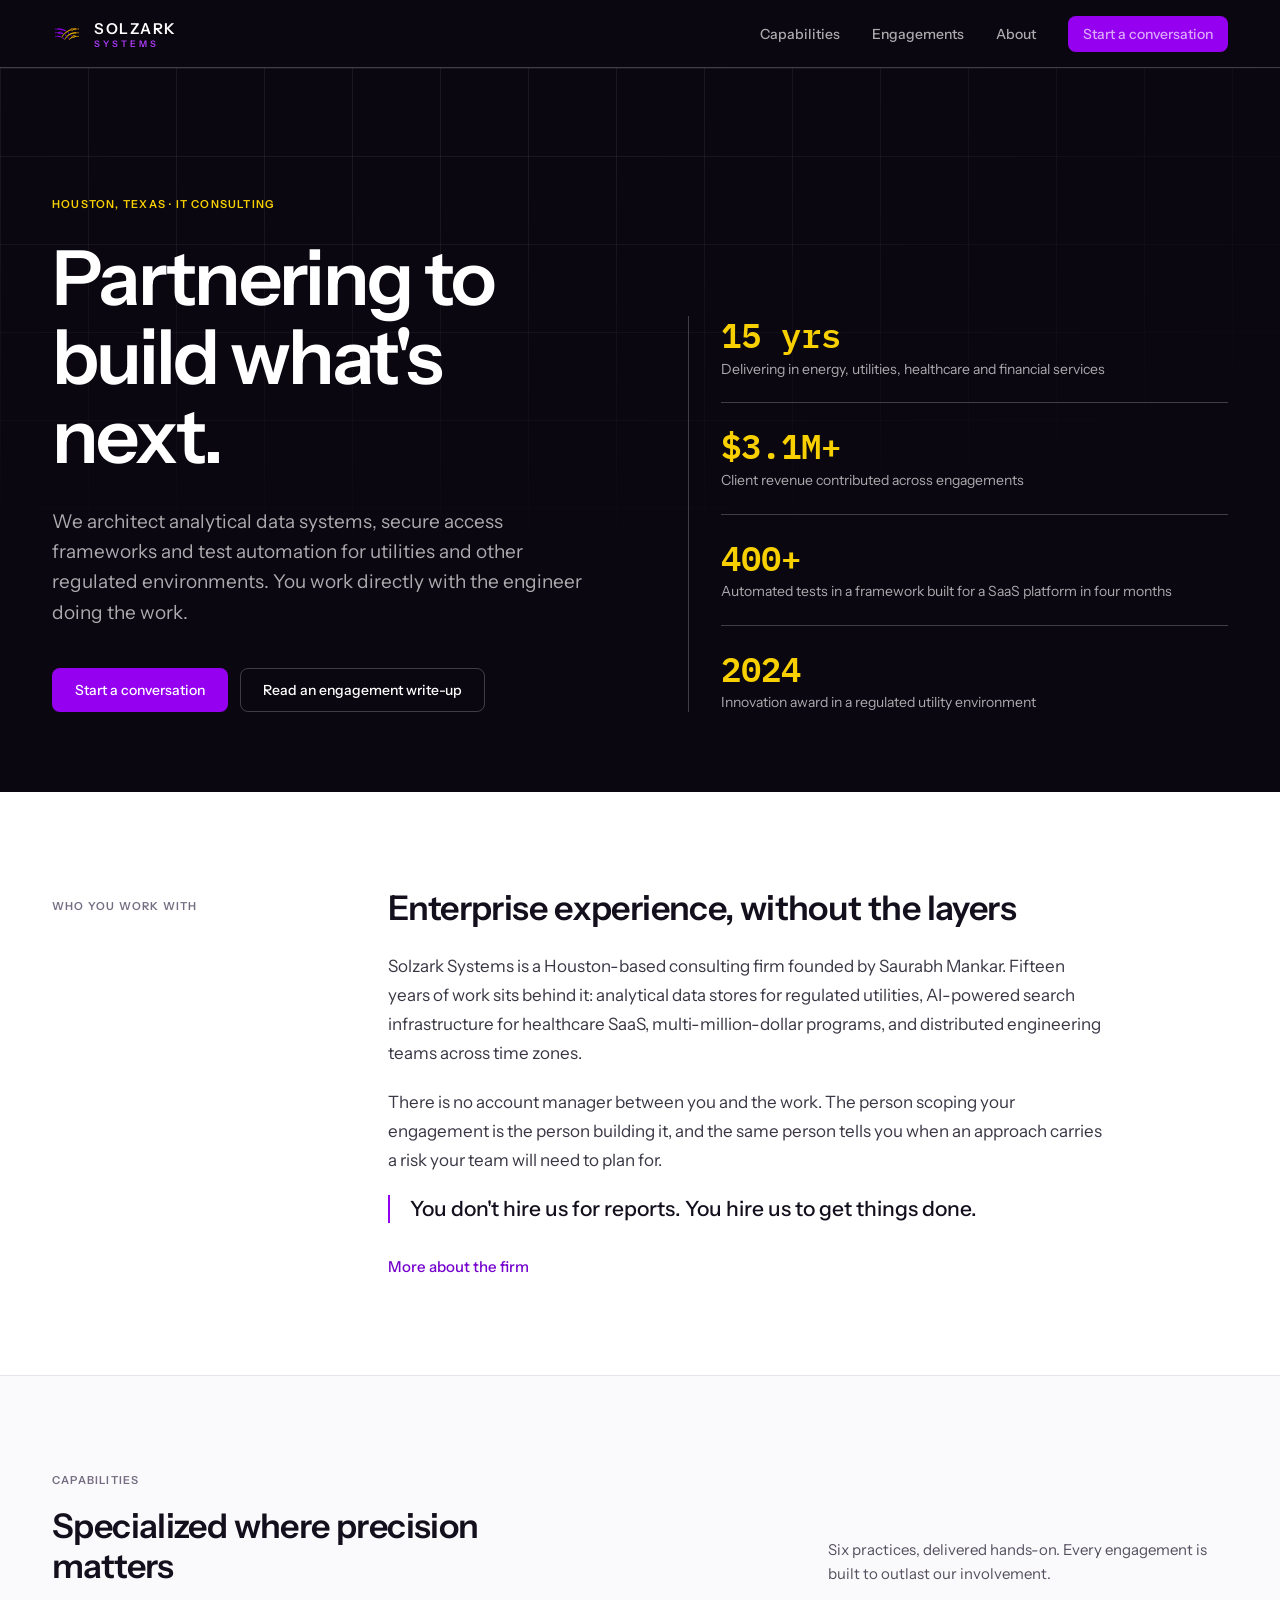
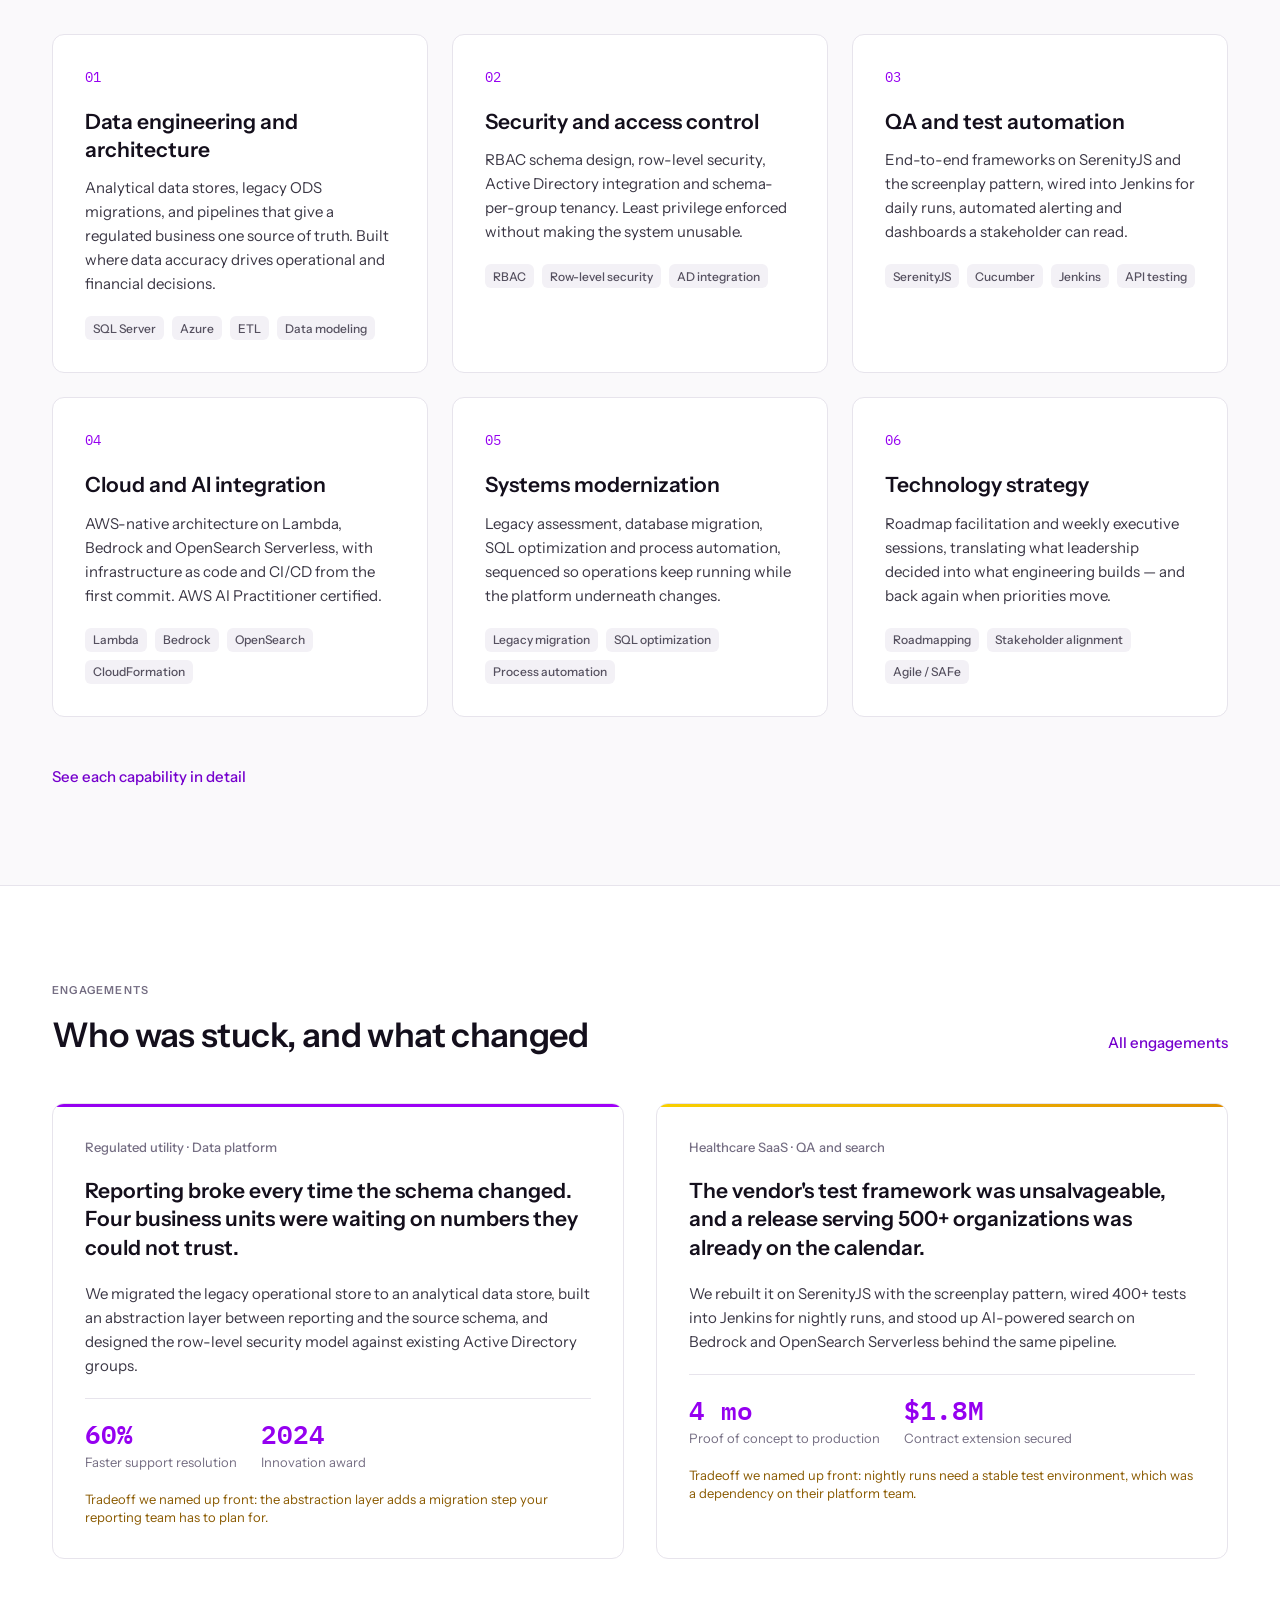
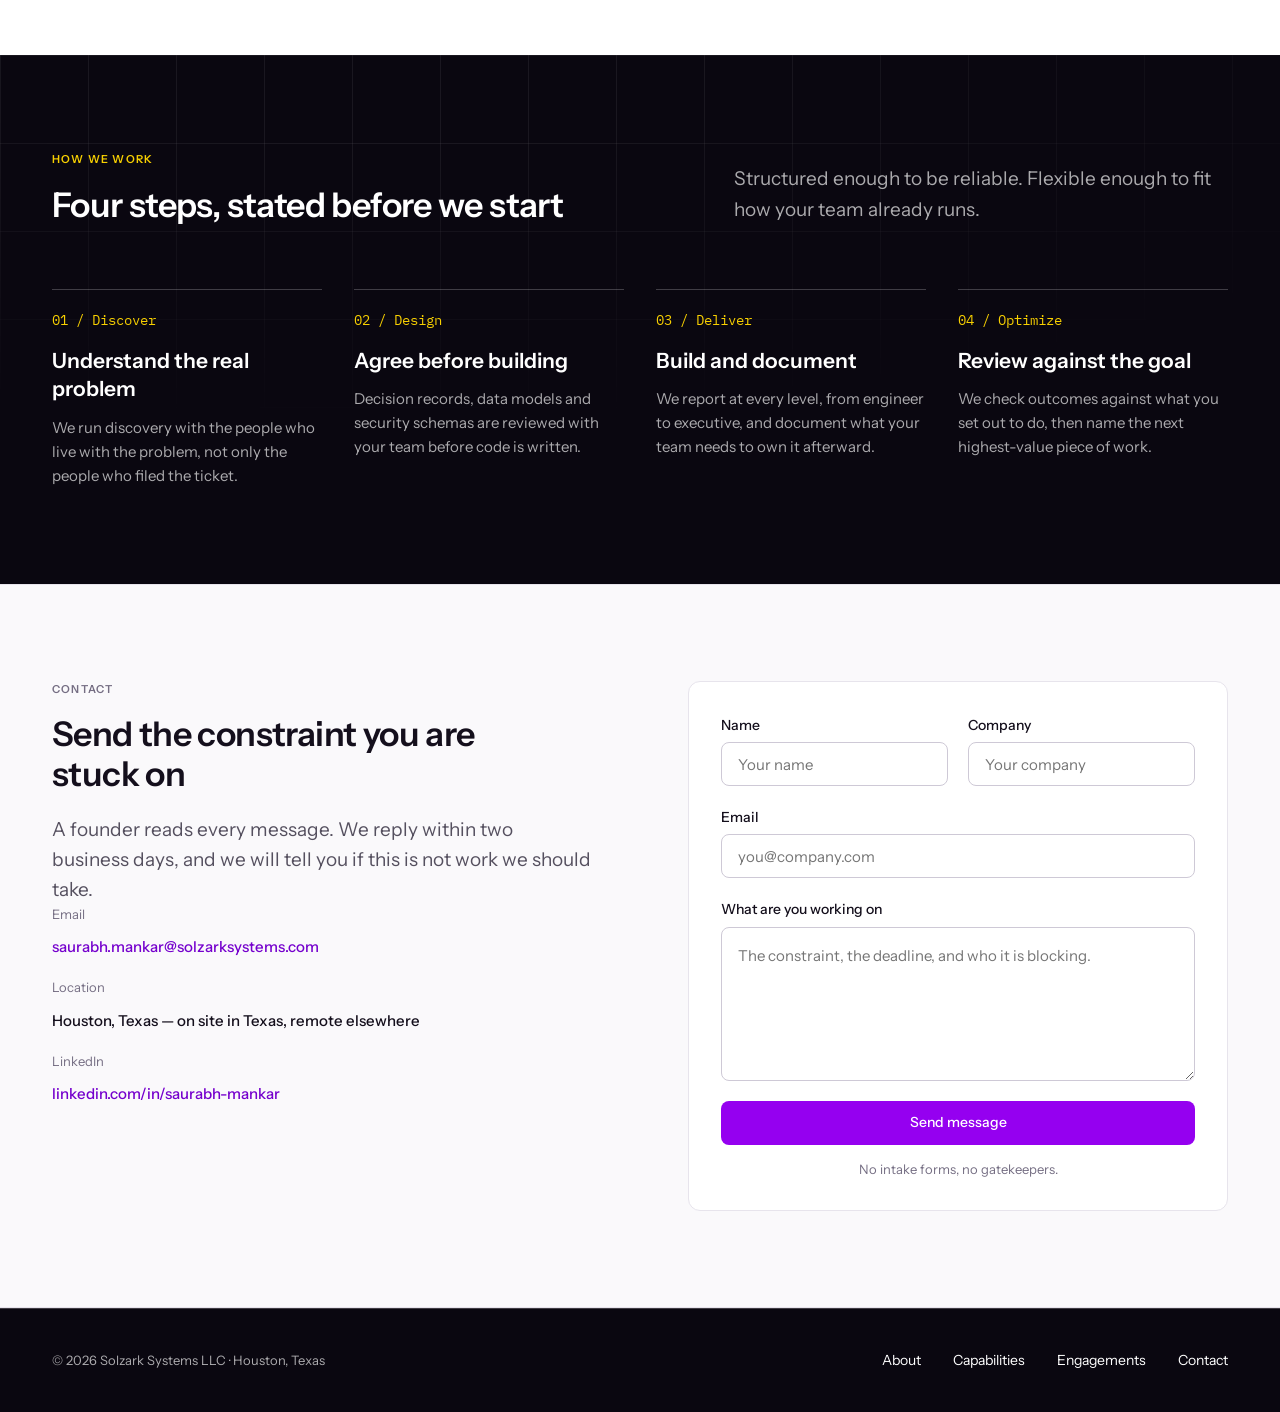
<file: index.html>
<!DOCTYPE html>
<html lang="en">
<head>
<meta charset="UTF-8">
<meta name="viewport" content="width=device-width, initial-scale=1.0">
<title>Solzark Systems LLC — Partnering to build what's next.</title>
<meta name="description" content="Houston-based IT consulting: data engineering, security architecture, test automation and systems modernization for utilities and other regulated environments.">
<link rel="icon" type="image/svg+xml" href="assets/logos/icon-only-symbol.svg">
<link rel="icon" type="image/x-icon" href="assets/logos/favicon.ico">
<link rel="preconnect" href="https://fonts.googleapis.com">
<link rel="preconnect" href="https://fonts.gstatic.com" crossorigin>
<link href="https://fonts.googleapis.com/css2?family=Instrument+Sans:wght@400;500;600&family=IBM+Plex+Mono:wght@400;500&display=swap" rel="stylesheet">
<link rel="stylesheet" href="css/style.css">
</head>
<body>
<header class="nav">
  <div class="container nav__inner">
    <a class="nav__logo" href="index.html" aria-label="Solzark Systems — home">
      <img src="assets/logos/icon-only-symbol.svg" alt="" width="30" height="30">
      <span class="wordmark"><b>SOLZARK</b><span>SYSTEMS</span></span>
    </a>
    <ul class="nav__links">
      <li><a href="capabilities/index.html">Capabilities</a></li>
      <li><a href="engagements/index.html">Engagements</a></li>
      <li><a href="about/index.html">About</a></li>
      <li><a class="btn btn--primary btn--sm" href="#contact">Start a conversation</a></li>
    </ul>
    <button class="hamburger" id="hamburger" aria-label="Toggle menu" aria-expanded="false"><span></span><span></span><span></span></button>
  </div>
  <div class="mobile-nav" id="mobileNav">
    <a href="capabilities/index.html">Capabilities</a>
    <a href="engagements/index.html">Engagements</a>
    <a href="about/index.html">About</a>
    <a href="#contact">Start a conversation</a>
  </div>
</header>
<section class="band" style="padding:var(--space-13) 0 var(--space-11)">
  <div class="grid-overlay" aria-hidden="true"></div>
  <div class="container on-dark">
    <div class="split" style="align-items:end">
      <div>
        <div class="eyebrow eyebrow--gold mb-6">Houston, Texas · IT consulting</div>
        <h1 class="h-hero" style="max-width:16ch">Partnering to build what's next.</h1>
        <p class="lead mt-7" style="max-width:46ch">We architect analytical data systems, secure access frameworks and test automation for utilities and other regulated environments. You work directly with the engineer doing the work.</p>
        <div class="mt-8" style="display:flex;gap:var(--space-3);flex-wrap:wrap">
          <a class="btn btn--primary btn--lg" href="#contact">Start a conversation</a>
          <a class="btn btn--on-dark btn--lg" href="engagements/index.html">Read an engagement write-up</a>
        </div>
      </div>
      <div class="stack gap-6" style="border-left:1px solid var(--border-inverse);padding-left:var(--space-7)">
        <div><div class="stat__num stat__num--lg stat__num--gold">15 yrs</div><div class="stat__label">Delivering in energy, utilities, healthcare and financial services</div></div>
        <div class="divider"></div>
        <div><div class="stat__num stat__num--lg stat__num--gold">$3.1M+</div><div class="stat__label">Client revenue contributed across engagements</div></div>
        <div class="divider"></div>
        <div><div class="stat__num stat__num--lg stat__num--gold">400+</div><div class="stat__label">Automated tests in a framework built for a SaaS platform in four months</div></div>
        <div class="divider"></div>
        <div><div class="stat__num stat__num--lg stat__num--gold">2024</div><div class="stat__label">Innovation award in a regulated utility environment</div></div>
      </div>
    </div>
  </div>
</section>

<section id="about">
  <div class="container rail">
    <div class="eyebrow" style="padding-top:10px">Who you work with</div>
    <div class="measure">
      <h2 class="h2 mb-6">Enterprise experience, without the layers</h2>
      <p class="body-lg mb-5">Solzark Systems is a Houston-based consulting firm founded by Saurabh Mankar. Fifteen years of work sits behind it: analytical data stores for regulated utilities, AI-powered search infrastructure for healthcare SaaS, multi-million-dollar programs, and distributed engineering teams across time zones.</p>
      <p class="body-lg mb-5">There is no account manager between you and the work. The person scoping your engagement is the person building it, and the same person tells you when an approach carries a risk your team will need to plan for.</p>
      <p class="pull">You don't hire us for reports. You hire us to get things done.</p>
      <p class="mt-7"><a href="about/index.html" style="font-weight:500">More about the firm</a></p>
    </div>
  </div>
</section>

<section class="sunken" id="capabilities">
  <div class="container">
    <div class="between mb-9">
      <div>
        <div class="eyebrow mb-4">Capabilities</div>
        <h2 class="h2" style="max-width:24ch">Specialized where precision matters</h2>
      </div>
      <p style="max-width:40ch;color:var(--text-secondary)">Six practices, delivered hands-on. Every engagement is built to outlast our involvement.</p>
    </div>
    <div class="row-3">
      <div class="card">
  <div class="mono mb-5" style="color:var(--brand-primary)">01</div>
  <h3 class="h4 mb-3">Data engineering and architecture</h3>
  <p class="mb-5">Analytical data stores, legacy ODS migrations, and pipelines that give a regulated business one source of truth. Built where data accuracy drives operational and financial decisions.</p>
  <div class="tags"><span class="tag">SQL Server</span><span class="tag">Azure</span><span class="tag">ETL</span><span class="tag">Data modeling</span></div>
</div>
      <div class="card">
  <div class="mono mb-5" style="color:var(--brand-primary)">02</div>
  <h3 class="h4 mb-3">Security and access control</h3>
  <p class="mb-5">RBAC schema design, row-level security, Active Directory integration and schema-per-group tenancy. Least privilege enforced without making the system unusable.</p>
  <div class="tags"><span class="tag">RBAC</span><span class="tag">Row-level security</span><span class="tag">AD integration</span></div>
</div>
      <div class="card">
  <div class="mono mb-5" style="color:var(--brand-primary)">03</div>
  <h3 class="h4 mb-3">QA and test automation</h3>
  <p class="mb-5">End-to-end frameworks on SerenityJS and the screenplay pattern, wired into Jenkins for daily runs, automated alerting and dashboards a stakeholder can read.</p>
  <div class="tags"><span class="tag">SerenityJS</span><span class="tag">Cucumber</span><span class="tag">Jenkins</span><span class="tag">API testing</span></div>
</div>
      <div class="card">
  <div class="mono mb-5" style="color:var(--brand-primary)">04</div>
  <h3 class="h4 mb-3">Cloud and AI integration</h3>
  <p class="mb-5">AWS-native architecture on Lambda, Bedrock and OpenSearch Serverless, with infrastructure as code and CI/CD from the first commit. AWS AI Practitioner certified.</p>
  <div class="tags"><span class="tag">Lambda</span><span class="tag">Bedrock</span><span class="tag">OpenSearch</span><span class="tag">CloudFormation</span></div>
</div>
      <div class="card">
  <div class="mono mb-5" style="color:var(--brand-primary)">05</div>
  <h3 class="h4 mb-3">Systems modernization</h3>
  <p class="mb-5">Legacy assessment, database migration, SQL optimization and process automation, sequenced so operations keep running while the platform underneath changes.</p>
  <div class="tags"><span class="tag">Legacy migration</span><span class="tag">SQL optimization</span><span class="tag">Process automation</span></div>
</div>
      <div class="card">
  <div class="mono mb-5" style="color:var(--brand-primary)">06</div>
  <h3 class="h4 mb-3">Technology strategy</h3>
  <p class="mb-5">Roadmap facilitation and weekly executive sessions, translating what leadership decided into what engineering builds — and back again when priorities move.</p>
  <div class="tags"><span class="tag">Roadmapping</span><span class="tag">Stakeholder alignment</span><span class="tag">Agile / SAFe</span></div>
</div>
    </div>
    <p class="mt-9"><a href="capabilities/index.html" style="font-weight:500">See each capability in detail</a></p>
  </div>
</section>

<section id="engagements">
  <div class="container">
    <div class="eyebrow mb-4">Engagements</div>
    <div class="between mb-9">
      <h2 class="h2" style="max-width:28ch">Who was stuck, and what changed</h2>
      <a href="engagements/index.html" style="font-weight:500;white-space:nowrap">All engagements</a>
    </div>
    <div class="row-2" style="gap:var(--space-7)">
      <article style="border:1px solid var(--border-subtle);border-radius:var(--radius-card);overflow:hidden">
        <div class="rule rule--violet" style="width:100%;height:3px;margin:0"></div>
        <div style="padding:var(--space-7)">
          <div class="caption mb-5" style="font-weight:500">Regulated utility · Data platform</div>
          <p class="h4 mb-5">Reporting broke every time the schema changed. Four business units were waiting on numbers they could not trust.</p>
          <p class="mb-5">We migrated the legacy operational store to an analytical data store, built an abstraction layer between reporting and the source schema, and designed the row-level security model against existing Active Directory groups.</p>
          <div style="display:flex;gap:var(--space-6);padding-top:var(--space-5);border-top:1px solid var(--border-subtle)">
            <div><div class="stat__num">60%</div><div class="stat__label">Faster support resolution</div></div>
            <div><div class="stat__num">2024</div><div class="stat__label">Innovation award</div></div>
          </div>
          <p class="caption mt-5" style="color:var(--gold-700)">Tradeoff we named up front: the abstraction layer adds a migration step your reporting team has to plan for.</p>
        </div>
      </article>
      <article style="border:1px solid var(--border-subtle);border-radius:var(--radius-card);overflow:hidden">
        <div class="rule rule--gold" style="width:100%;height:3px;margin:0"></div>
        <div style="padding:var(--space-7)">
          <div class="caption mb-5" style="font-weight:500">Healthcare SaaS · QA and search</div>
          <p class="h4 mb-5">The vendor's test framework was unsalvageable, and a release serving 500+ organizations was already on the calendar.</p>
          <p class="mb-5">We rebuilt it on SerenityJS with the screenplay pattern, wired 400+ tests into Jenkins for nightly runs, and stood up AI-powered search on Bedrock and OpenSearch Serverless behind the same pipeline.</p>
          <div style="display:flex;gap:var(--space-6);padding-top:var(--space-5);border-top:1px solid var(--border-subtle)">
            <div><div class="stat__num">4 mo</div><div class="stat__label">Proof of concept to production</div></div>
            <div><div class="stat__num">$1.8M</div><div class="stat__label">Contract extension secured</div></div>
          </div>
          <p class="caption mt-5" style="color:var(--gold-700)">Tradeoff we named up front: nightly runs need a stable test environment, which was a dependency on their platform team.</p>
        </div>
      </article>
    </div>
  </div>
</section>

<section class="band" id="approach">
  <div class="grid-overlay" aria-hidden="true"></div>
  <div class="container on-dark">
    <div class="between" style="margin-bottom:var(--space-10)">
      <div>
        <div class="eyebrow eyebrow--gold mb-4">How we work</div>
        <h2 class="h2">Four steps, stated before we start</h2>
      </div>
      <p class="lead" style="max-width:38ch">Structured enough to be reliable. Flexible enough to fit how your team already runs.</p>
    </div>
    <div class="row-4">
      <div class="step"><div class="mono mb-4" style="color:var(--brand-accent)">01 / Discover</div><h3 class="h4 mb-3">Understand the real problem</h3><p class="lead" style="font-size:15px">We run discovery with the people who live with the problem, not only the people who filed the ticket.</p></div>
      <div class="step"><div class="mono mb-4" style="color:var(--brand-accent)">02 / Design</div><h3 class="h4 mb-3">Agree before building</h3><p class="lead" style="font-size:15px">Decision records, data models and security schemas are reviewed with your team before code is written.</p></div>
      <div class="step"><div class="mono mb-4" style="color:var(--brand-accent)">03 / Deliver</div><h3 class="h4 mb-3">Build and document</h3><p class="lead" style="font-size:15px">We report at every level, from engineer to executive, and document what your team needs to own it afterward.</p></div>
      <div class="step"><div class="mono mb-4" style="color:var(--brand-accent)">04 / Optimize</div><h3 class="h4 mb-3">Review against the goal</h3><p class="lead" style="font-size:15px">We check outcomes against what you set out to do, then name the next highest-value piece of work.</p></div>
    </div>
  </div>
</section>

<section class="sunken" id="contact">
  <div class="container split" style="align-items:start">
    <div>
      <div class="eyebrow mb-4">Contact</div>
      <h2 class="h2 mb-5" style="max-width:20ch">Send the constraint you are stuck on</h2>
      <p class="lead mb-8" style="max-width:44ch">A founder reads every message. We reply within two business days, and we will tell you if this is not work we should take.</p>
      <div class="stack gap-5">
        <div><div class="caption mb-3">Email</div><a href="mailto:saurabh.mankar@solzarksystems.com" style="font-weight:500">saurabh.mankar@solzarksystems.com</a></div>
        <div><div class="caption mb-3">Location</div><div style="font-weight:500;color:var(--text-primary)">Houston, Texas — on site in Texas, remote elsewhere</div></div>
        <div><div class="caption mb-3">LinkedIn</div><a href="https://linkedin.com/in/saurabh-mankar" target="_blank" rel="noopener noreferrer" style="font-weight:500">linkedin.com/in/saurabh-mankar</a></div>
      </div>
    </div>
    <div class="card">
      <form id="contactForm" action="https://formspree.io/f/xgornnzn" method="POST">
        <div class="row-2" style="gap:var(--space-5)">
          <label class="field"><span>Name</span><input type="text" name="name" placeholder="Your name" required></label>
          <label class="field"><span>Company</span><input type="text" name="company" placeholder="Your company"></label>
        </div>
        <label class="field"><span>Email</span><input type="email" name="email" placeholder="you@company.com" required></label>
        <label class="field"><span>What are you working on</span><textarea name="message" rows="5" placeholder="The constraint, the deadline, and who it is blocking." required></textarea></label>
        <button type="submit" class="btn btn--primary btn--lg btn--block">Send message</button>
        <p class="caption mt-4" style="text-align:center">No intake forms, no gatekeepers.</p>
      </form>
      <div id="form-success">
        <h3 class="h4 mb-3">Message received.</h3>
        <p class="caption">Thanks for reaching out. Saurabh will reply within two business days.</p>
      </div>
    </div>
  </div>
</section>
<footer class="footer">
  <div class="container footer__inner">
    <span class="caption" style="color:var(--text-inverse-muted)">© 2026 Solzark Systems LLC · Houston, Texas</span>
    <nav>
      <a href="about/index.html">About</a>
      <a href="capabilities/index.html">Capabilities</a>
      <a href="engagements/index.html">Engagements</a>
      <a href="#contact">Contact</a>
    </nav>
  </div>
</footer>
<script src="js/main.js"></script>
</body>
</html>
</file>
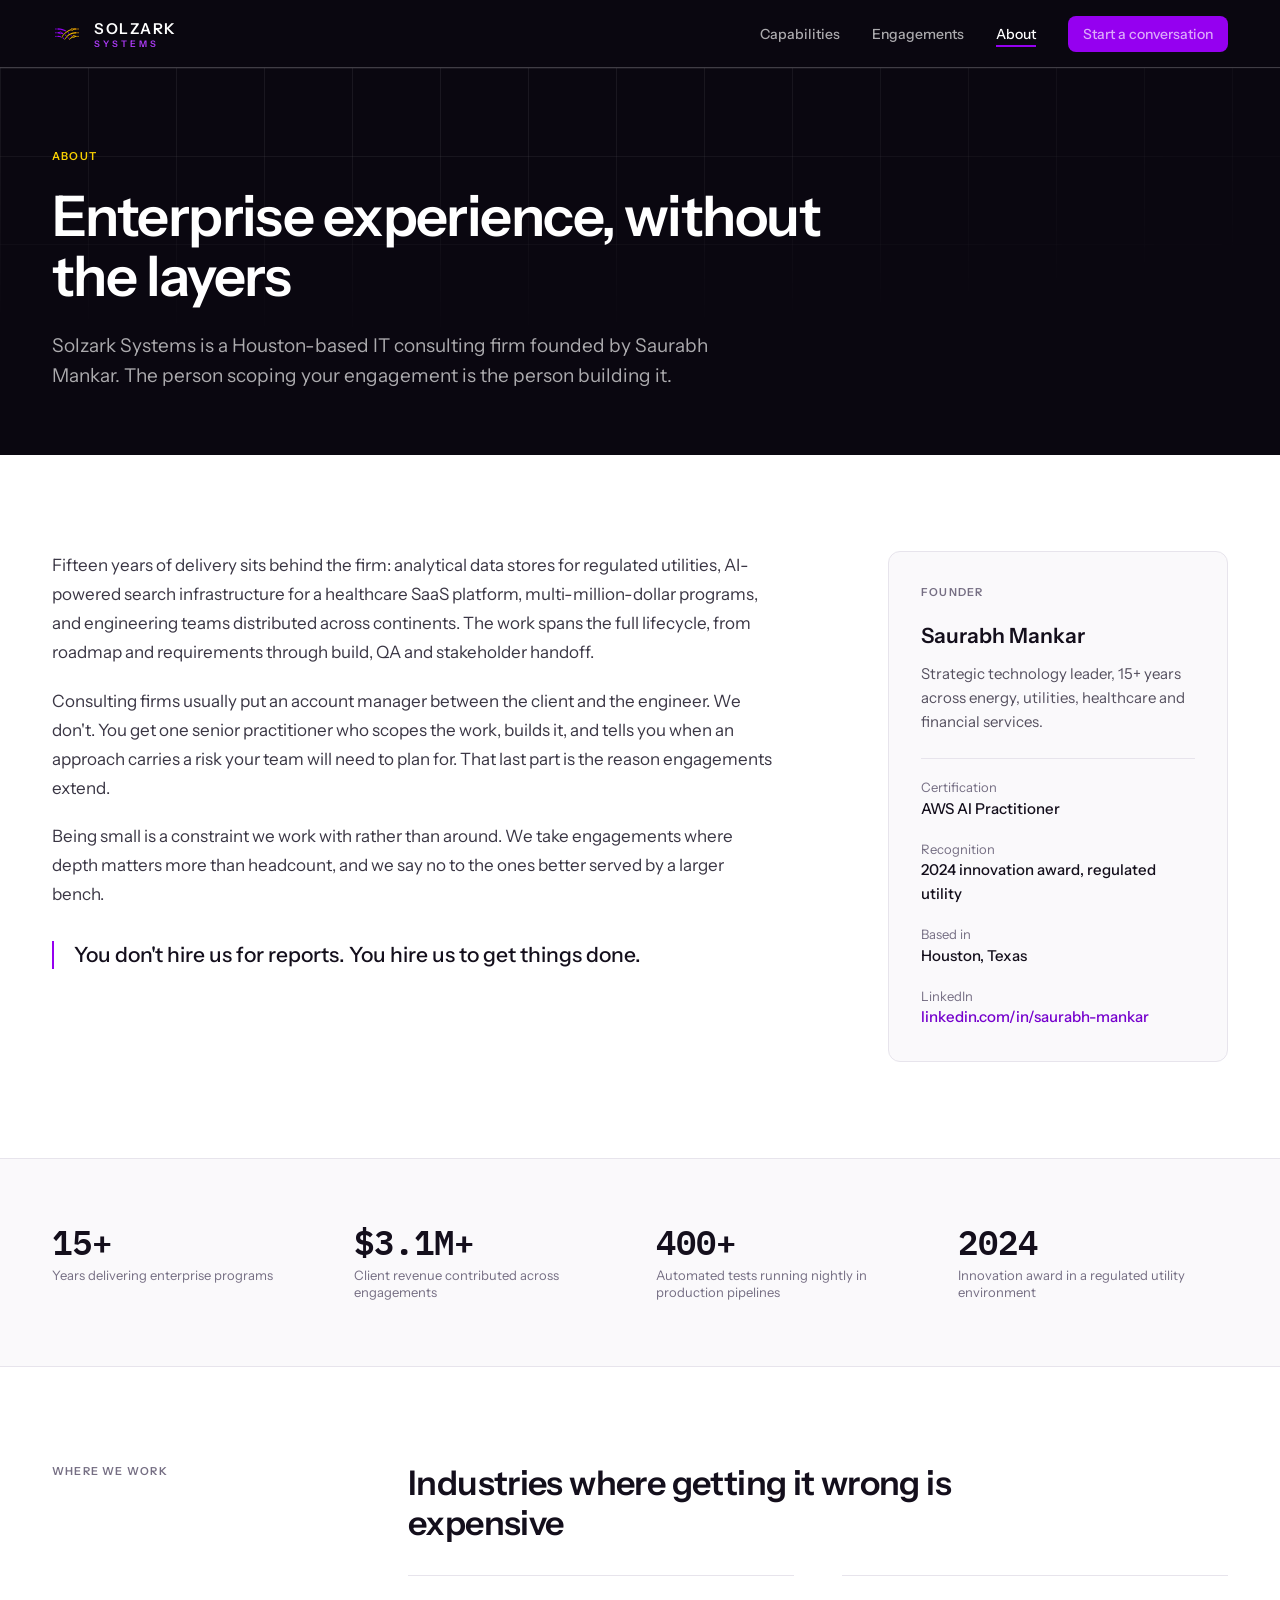
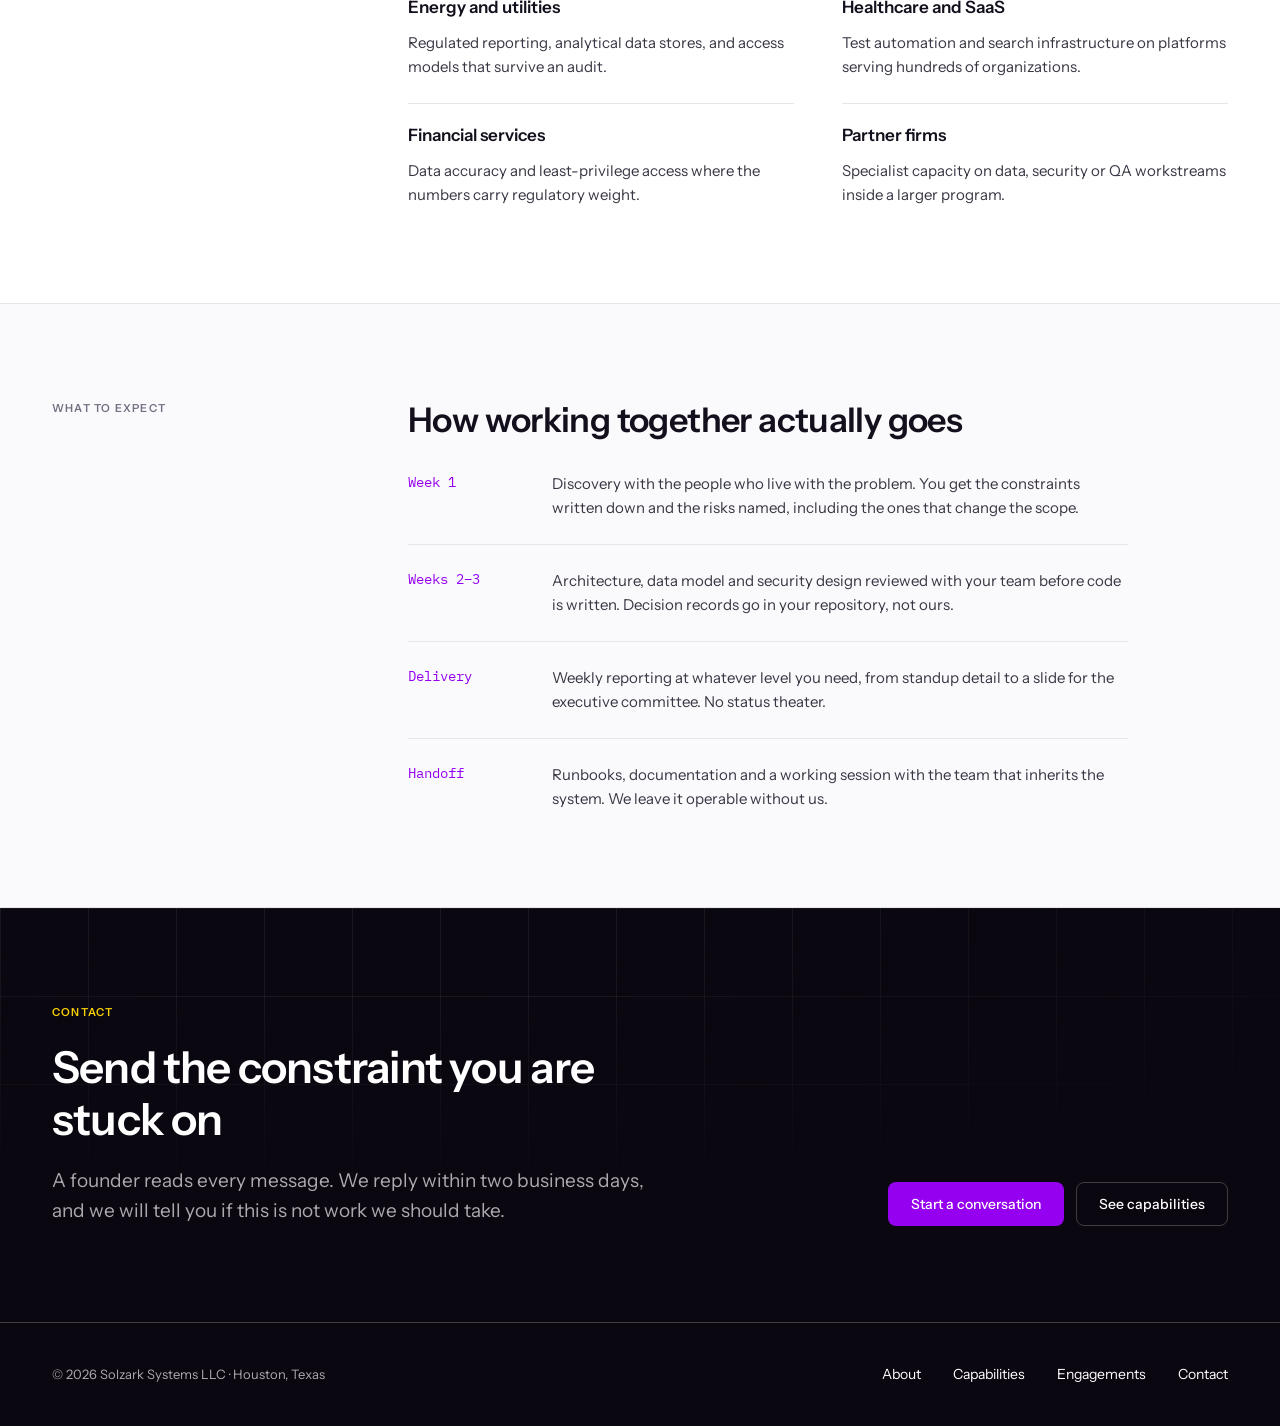
<file: about/index.html>
<!DOCTYPE html>
<html lang="en">
<head>
<meta charset="UTF-8">
<meta name="viewport" content="width=device-width, initial-scale=1.0">
<title>About — Solzark Systems</title>
<meta name="description" content="Houston-based IT consulting founded by Saurabh Mankar. Fifteen years across energy, utilities, healthcare and financial services.">
<link rel="icon" type="image/svg+xml" href="../assets/logos/icon-only-symbol.svg">
<link rel="icon" type="image/x-icon" href="../assets/logos/favicon.ico">
<link rel="preconnect" href="https://fonts.googleapis.com">
<link rel="preconnect" href="https://fonts.gstatic.com" crossorigin>
<link href="https://fonts.googleapis.com/css2?family=Instrument+Sans:wght@400;500;600&family=IBM+Plex+Mono:wght@400;500&display=swap" rel="stylesheet">
<link rel="stylesheet" href="../css/style.css">
</head>
<body>
<header class="nav">
  <div class="container nav__inner">
    <a class="nav__logo" href="../index.html" aria-label="Solzark Systems — home">
      <img src="../assets/logos/icon-only-symbol.svg" alt="" width="30" height="30">
      <span class="wordmark"><b>SOLZARK</b><span>SYSTEMS</span></span>
    </a>
    <ul class="nav__links">
      <li><a href="../capabilities/index.html">Capabilities</a></li>
      <li><a href="../engagements/index.html">Engagements</a></li>
      <li><a href="../about/index.html" aria-current="page">About</a></li>
      <li><a class="btn btn--primary btn--sm" href="../index.html#contact">Start a conversation</a></li>
    </ul>
    <button class="hamburger" id="hamburger" aria-label="Toggle menu" aria-expanded="false"><span></span><span></span><span></span></button>
  </div>
  <div class="mobile-nav" id="mobileNav">
    <a href="../capabilities/index.html">Capabilities</a>
    <a href="../engagements/index.html">Engagements</a>
    <a href="../about/index.html">About</a>
    <a href="../index.html#contact">Start a conversation</a>
  </div>
</header>
<section class="band" style="padding:var(--space-11) 0 var(--space-10)">
  <div class="grid-overlay" aria-hidden="true"></div>
  <div class="container on-dark">
    <div class="eyebrow eyebrow--gold mb-5">About</div>
    <h1 class="h-display" style="max-width:22ch">Enterprise experience, without the layers</h1>
    <p class="lead mt-6" style="max-width:54ch">Solzark Systems is a Houston-based IT consulting firm founded by Saurabh Mankar. The person scoping your engagement is the person building it.</p>
  </div>
</section>

<section>
  <div class="container split split--aside" style="align-items:start">
    <div class="measure">
      <p class="body-lg mb-5">Fifteen years of delivery sits behind the firm: analytical data stores for regulated utilities, AI-powered search infrastructure for a healthcare SaaS platform, multi-million-dollar programs, and engineering teams distributed across continents. The work spans the full lifecycle, from roadmap and requirements through build, QA and stakeholder handoff.</p>
      <p class="body-lg mb-5">Consulting firms usually put an account manager between the client and the engineer. We don't. You get one senior practitioner who scopes the work, builds it, and tells you when an approach carries a risk your team will need to plan for. That last part is the reason engagements extend.</p>
      <p class="body-lg mb-7">Being small is a constraint we work with rather than around. We take engagements where depth matters more than headcount, and we say no to the ones better served by a larger bench.</p>
      <p class="pull">You don't hire us for reports. You hire us to get things done.</p>
    </div>
    <div class="card card--sunken">
      <div class="eyebrow mb-5">Founder</div>
      <div class="h4 mb-3">Saurabh Mankar</div>
      <p class="mb-6" style="color:var(--text-secondary)">Strategic technology leader, 15+ years across energy, utilities, healthcare and financial services.</p>
      <div class="stack gap-5" style="padding-top:var(--space-5);border-top:1px solid var(--border-subtle)">
        <div><div class="caption">Certification</div><div style="font-weight:500;color:var(--text-primary)">AWS AI Practitioner</div></div>
        <div><div class="caption">Recognition</div><div style="font-weight:500;color:var(--text-primary)">2024 innovation award, regulated utility</div></div>
        <div><div class="caption">Based in</div><div style="font-weight:500;color:var(--text-primary)">Houston, Texas</div></div>
        <div><div class="caption">LinkedIn</div><a href="https://linkedin.com/in/saurabh-mankar" target="_blank" rel="noopener noreferrer" style="font-weight:500">linkedin.com/in/saurabh-mankar</a></div>
      </div>
    </div>
  </div>
</section>

<section class="sunken section--tight">
  <div class="container row-4">
    <div><div class="stat__num stat__num--dark stat__num--lg">15+</div><div class="stat__label">Years delivering enterprise programs</div></div>
    <div><div class="stat__num stat__num--dark stat__num--lg">$3.1M+</div><div class="stat__label">Client revenue contributed across engagements</div></div>
    <div><div class="stat__num stat__num--dark stat__num--lg">400+</div><div class="stat__label">Automated tests running nightly in production pipelines</div></div>
    <div><div class="stat__num stat__num--dark stat__num--lg">2024</div><div class="stat__label">Innovation award in a regulated utility environment</div></div>
  </div>
</section>

<section>
  <div class="container rail rail--wide">
    <div class="eyebrow">Where we work</div>
    <div>
      <h2 class="h2 mb-7" style="max-width:26ch">Industries where getting it wrong is expensive</h2>
      <div class="row-2" style="gap:var(--space-6) var(--space-9)">
        <div style="padding-top:var(--space-5);border-top:1px solid var(--border-subtle)"><h3 class="h5 mb-3">Energy and utilities</h3><p>Regulated reporting, analytical data stores, and access models that survive an audit.</p></div>
        <div style="padding-top:var(--space-5);border-top:1px solid var(--border-subtle)"><h3 class="h5 mb-3">Healthcare and SaaS</h3><p>Test automation and search infrastructure on platforms serving hundreds of organizations.</p></div>
        <div style="padding-top:var(--space-5);border-top:1px solid var(--border-subtle)"><h3 class="h5 mb-3">Financial services</h3><p>Data accuracy and least-privilege access where the numbers carry regulatory weight.</p></div>
        <div style="padding-top:var(--space-5);border-top:1px solid var(--border-subtle)"><h3 class="h5 mb-3">Partner firms</h3><p>Specialist capacity on data, security or QA workstreams inside a larger program.</p></div>
      </div>
    </div>
  </div>
</section>

<section class="sunken">
  <div class="container rail rail--wide">
    <div class="eyebrow">What to expect</div>
    <div style="max-width:72ch">
      <h2 class="h2 mb-7" style="max-width:26ch">How working together actually goes</h2>
      <div class="timeline">
        <div class="timeline__row"><div class="mono" style="color:var(--brand-primary)">Week 1</div><p>Discovery with the people who live with the problem. You get the constraints written down and the risks named, including the ones that change the scope.</p></div>
        <div class="timeline__row"><div class="mono" style="color:var(--brand-primary)">Weeks 2–3</div><p>Architecture, data model and security design reviewed with your team before code is written. Decision records go in your repository, not ours.</p></div>
        <div class="timeline__row"><div class="mono" style="color:var(--brand-primary)">Delivery</div><p>Weekly reporting at whatever level you need, from standup detail to a slide for the executive committee. No status theater.</p></div>
        <div class="timeline__row"><div class="mono" style="color:var(--brand-primary)">Handoff</div><p>Runbooks, documentation and a working session with the team that inherits the system. We leave it operable without us.</p></div>
      </div>
    </div>
  </div>
</section>

<section class="band">
  <div class="grid-overlay" aria-hidden="true"></div>
  <div class="container on-dark between">
    <div>
      <div class="eyebrow eyebrow--gold mb-5">Contact</div>
      <h2 class="h1 mb-5" style="max-width:20ch">Send the constraint you are stuck on</h2>
      <p class="lead" style="max-width:46ch">A founder reads every message. We reply within two business days, and we will tell you if this is not work we should take.</p>
    </div>
    <div style="display:flex;gap:var(--space-3);flex-wrap:wrap">
      <a class="btn btn--primary btn--lg" href="../index.html#contact">Start a conversation</a>
      <a class="btn btn--on-dark btn--lg" href="../capabilities/index.html">See capabilities</a>
    </div>
  </div>
</section>
<footer class="footer">
  <div class="container footer__inner">
    <span class="caption" style="color:var(--text-inverse-muted)">© 2026 Solzark Systems LLC · Houston, Texas</span>
    <nav>
      <a href="../about/index.html">About</a>
      <a href="../capabilities/index.html">Capabilities</a>
      <a href="../engagements/index.html">Engagements</a>
      <a href="../index.html#contact">Contact</a>
    </nav>
  </div>
</footer>
<script src="../js/main.js"></script>
</body>
</html>
</file>
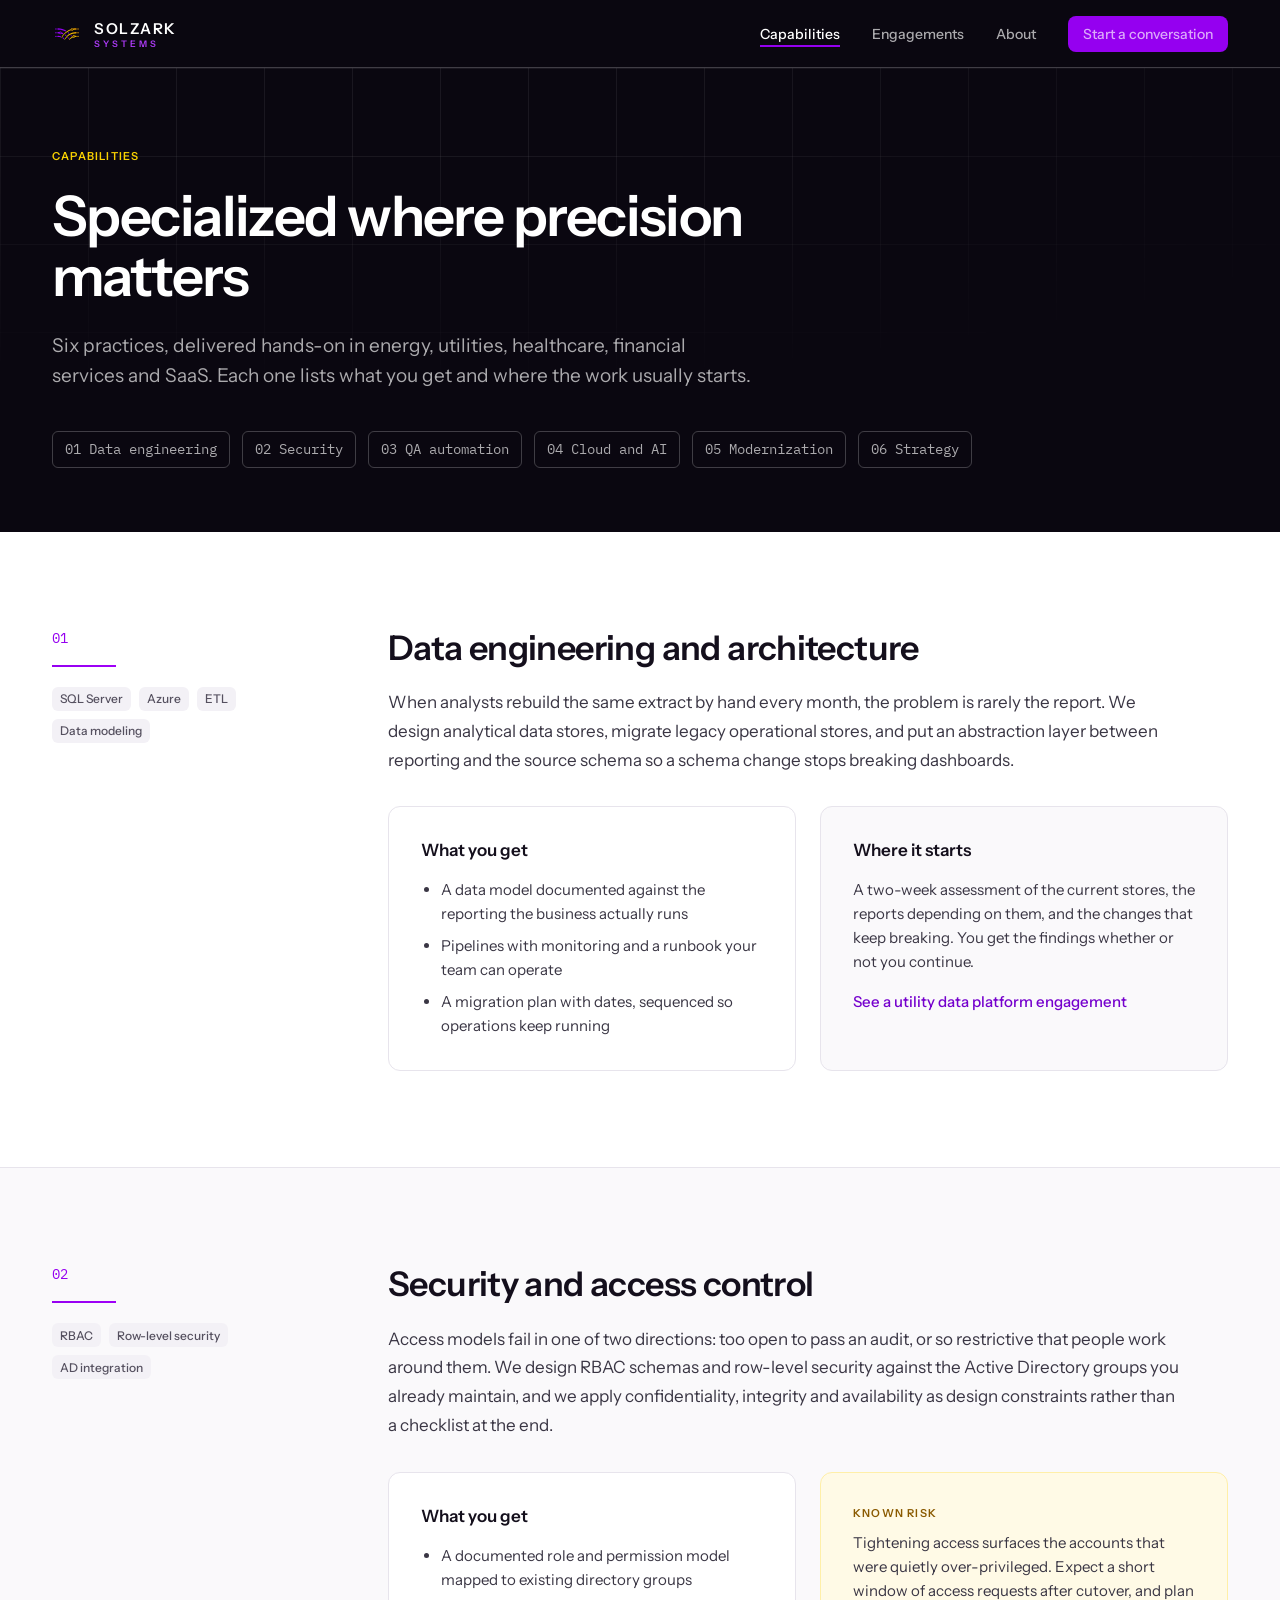
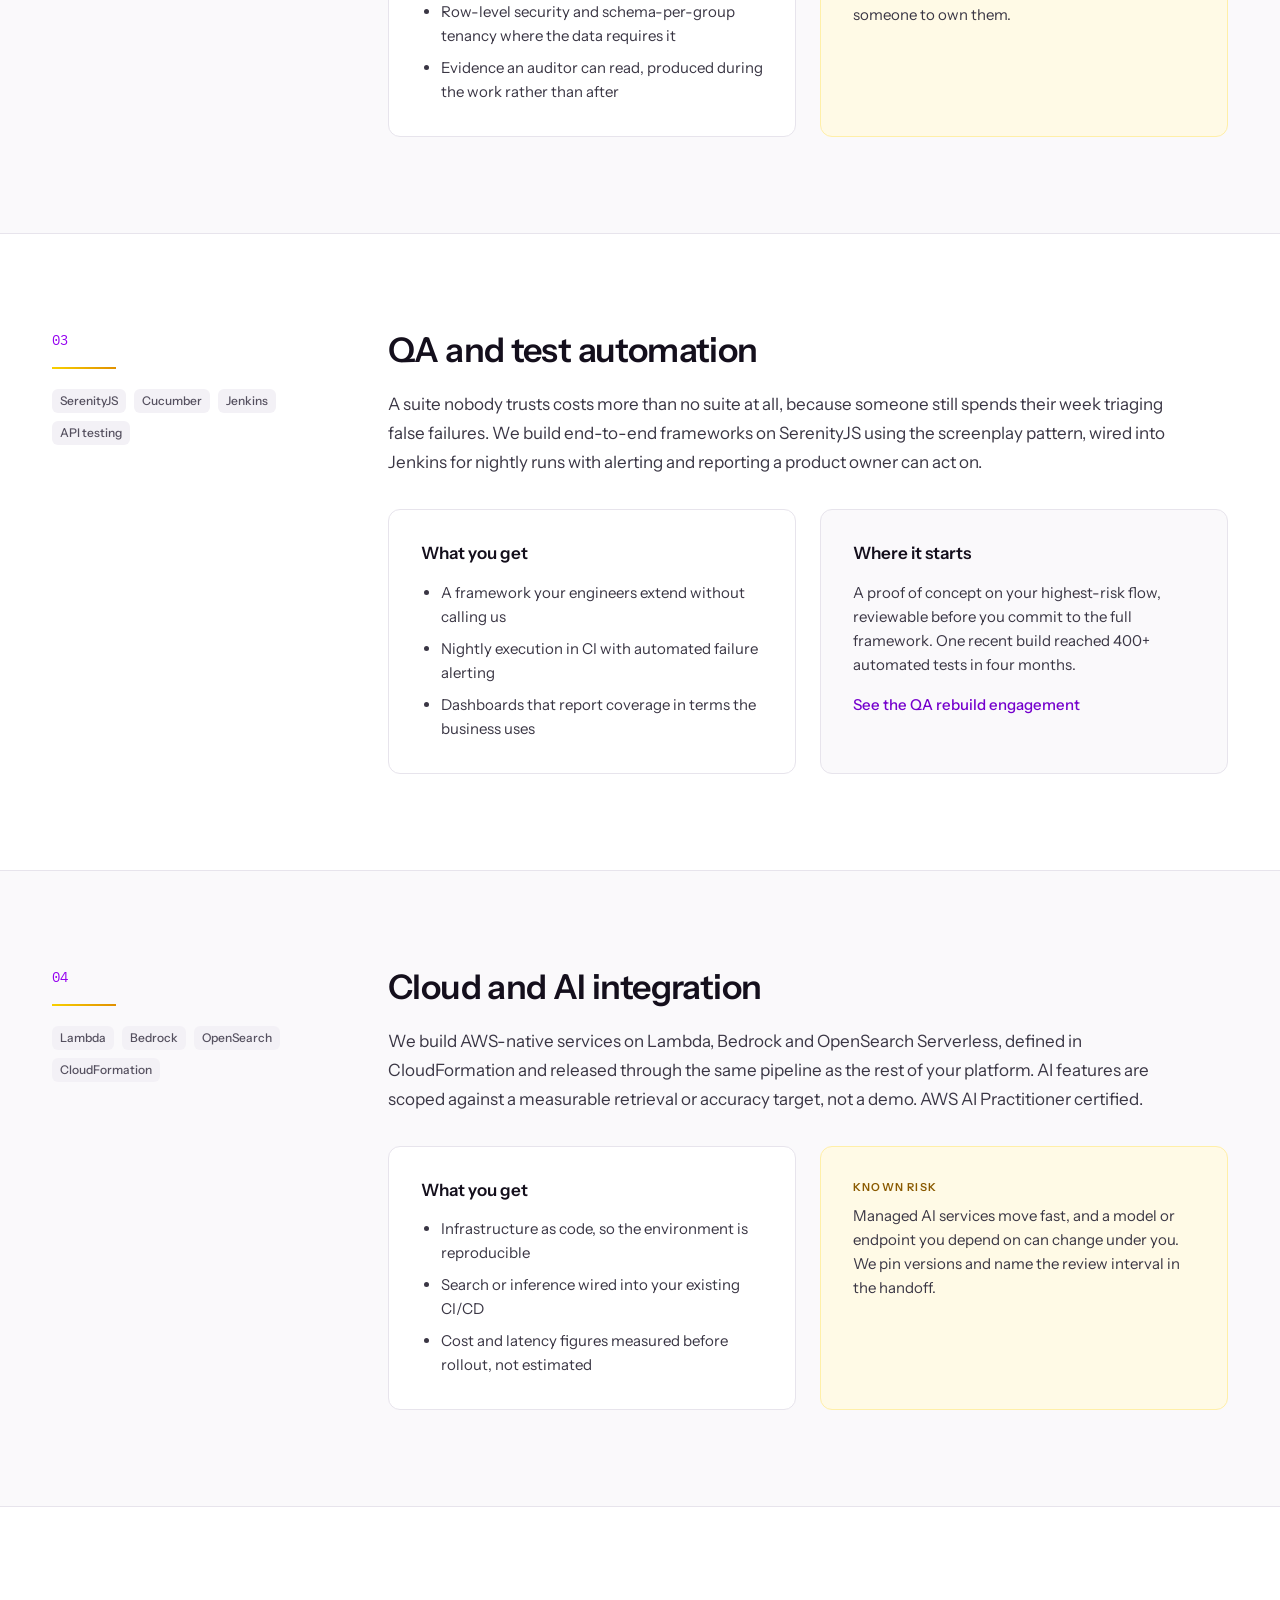
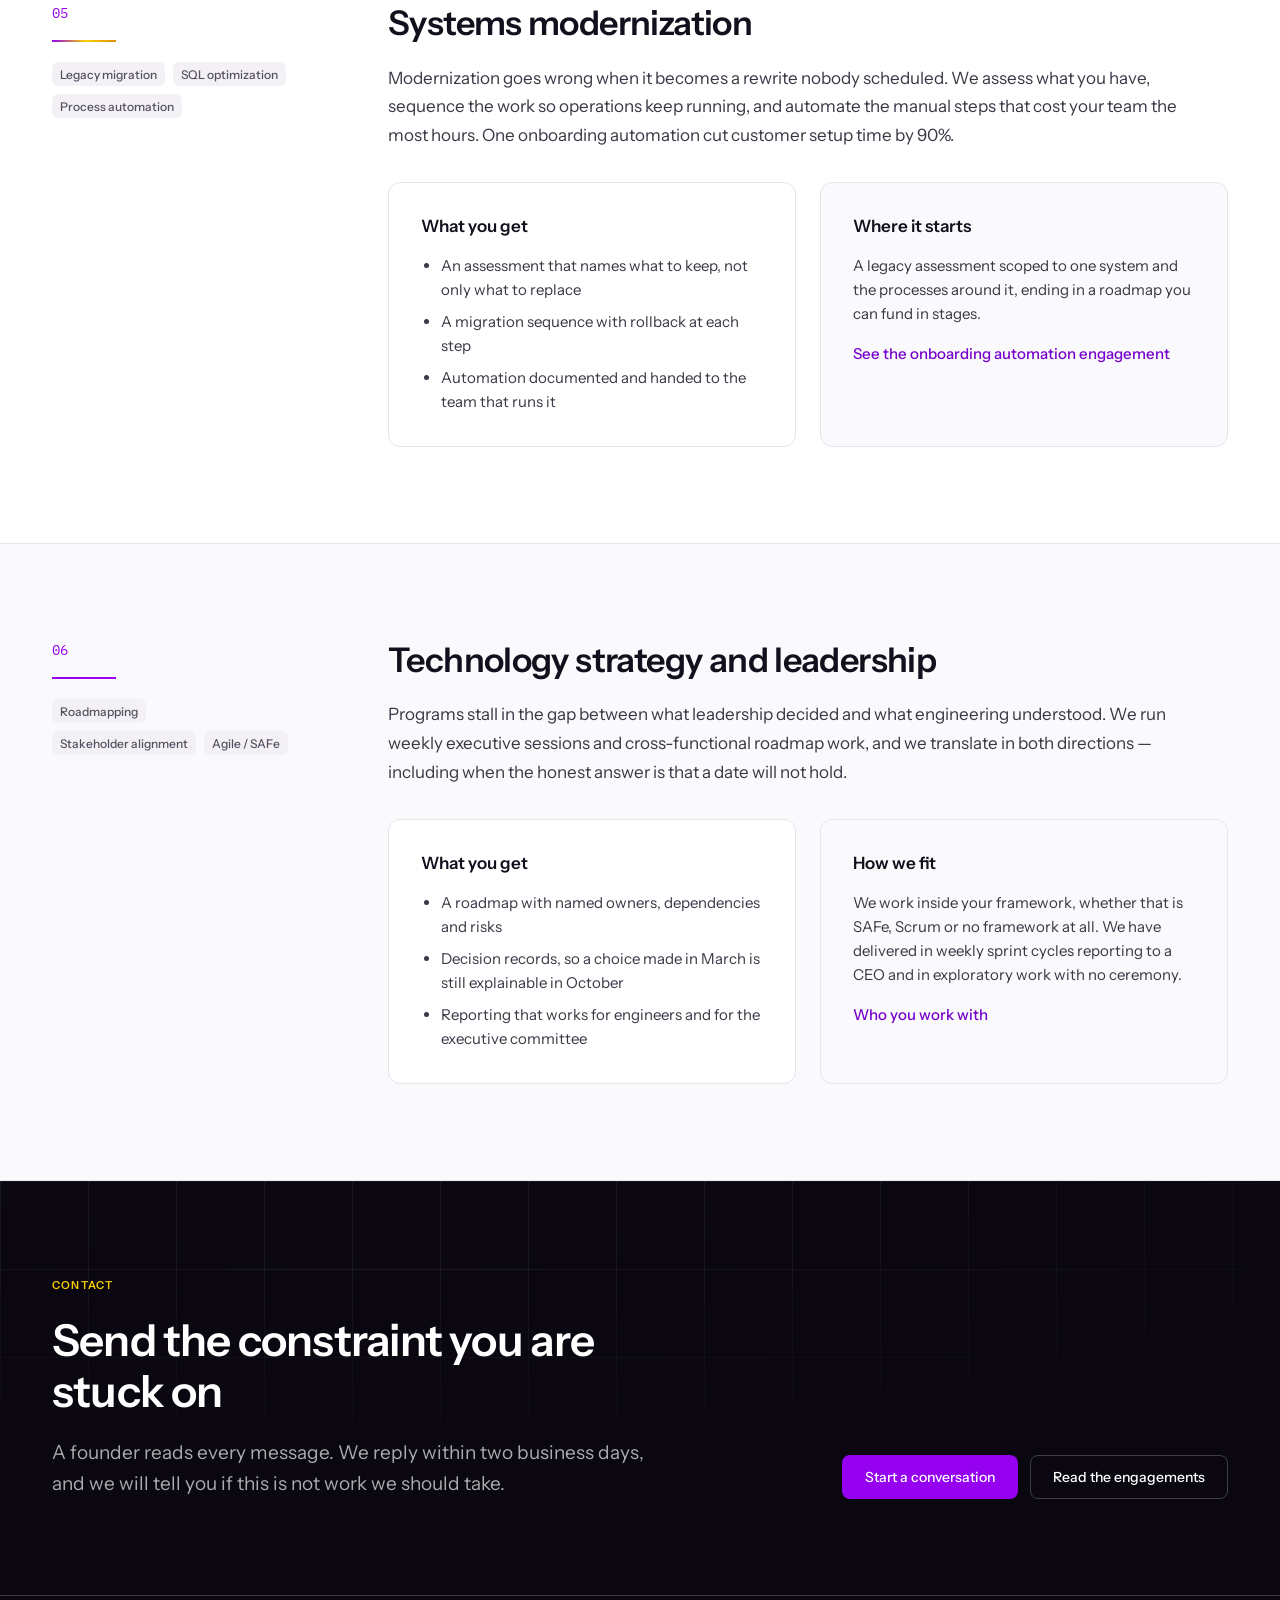
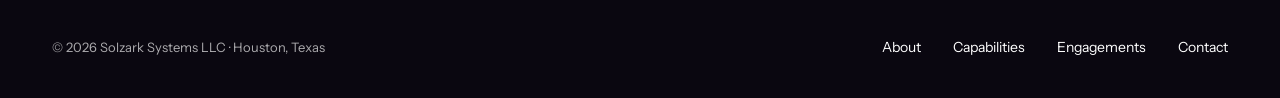
<file: capabilities/index.html>
<!DOCTYPE html>
<html lang="en">
<head>
<meta charset="UTF-8">
<meta name="viewport" content="width=device-width, initial-scale=1.0">
<title>Capabilities — Solzark Systems</title>
<meta name="description" content="Data engineering, security and access control, QA automation, cloud and AI, systems modernization and technology strategy.">
<link rel="icon" type="image/svg+xml" href="../assets/logos/icon-only-symbol.svg">
<link rel="icon" type="image/x-icon" href="../assets/logos/favicon.ico">
<link rel="preconnect" href="https://fonts.googleapis.com">
<link rel="preconnect" href="https://fonts.gstatic.com" crossorigin>
<link href="https://fonts.googleapis.com/css2?family=Instrument+Sans:wght@400;500;600&family=IBM+Plex+Mono:wght@400;500&display=swap" rel="stylesheet">
<link rel="stylesheet" href="../css/style.css">
</head>
<body>
<header class="nav">
  <div class="container nav__inner">
    <a class="nav__logo" href="../index.html" aria-label="Solzark Systems — home">
      <img src="../assets/logos/icon-only-symbol.svg" alt="" width="30" height="30">
      <span class="wordmark"><b>SOLZARK</b><span>SYSTEMS</span></span>
    </a>
    <ul class="nav__links">
      <li><a href="../capabilities/index.html" aria-current="page">Capabilities</a></li>
      <li><a href="../engagements/index.html">Engagements</a></li>
      <li><a href="../about/index.html">About</a></li>
      <li><a class="btn btn--primary btn--sm" href="../index.html#contact">Start a conversation</a></li>
    </ul>
    <button class="hamburger" id="hamburger" aria-label="Toggle menu" aria-expanded="false"><span></span><span></span><span></span></button>
  </div>
  <div class="mobile-nav" id="mobileNav">
    <a href="../capabilities/index.html">Capabilities</a>
    <a href="../engagements/index.html">Engagements</a>
    <a href="../about/index.html">About</a>
    <a href="../index.html#contact">Start a conversation</a>
  </div>
</header>
<section class="band" style="padding:var(--space-11) 0 var(--space-10)">
  <div class="grid-overlay" aria-hidden="true"></div>
  <div class="container on-dark">
    <div class="eyebrow eyebrow--gold mb-5">Capabilities</div>
    <h1 class="h-display" style="max-width:20ch">Specialized where precision matters</h1>
    <p class="lead mt-6" style="max-width:54ch">Six practices, delivered hands-on in energy, utilities, healthcare, financial services and SaaS. Each one lists what you get and where the work usually starts.</p>
    <nav class="chips">
      <a href="#data">01 Data engineering</a>
      <a href="#security">02 Security</a>
      <a href="#qa">03 QA automation</a>
      <a href="#cloud">04 Cloud and AI</a>
      <a href="#modernization">05 Modernization</a>
      <a href="#strategy">06 Strategy</a>
    </nav>
  </div>
</section>

<section class="" id="data">
  <div class="container rail">
    <div class="rail__side">
      <div class="mono mb-4" style="color:var(--brand-primary)">01</div>
      <div class="rule rule--violet rule--sm"></div>
      <div class="tags"><span class="tag">SQL Server</span><span class="tag">Azure</span><span class="tag">ETL</span><span class="tag">Data modeling</span></div>
    </div>
    <div>
      <h2 class="h2 mb-5" style="max-width:26ch">Data engineering and architecture</h2>
      <p class="body-lg mb-7 measure">When analysts rebuild the same extract by hand every month, the problem is rarely the report. We design analytical data stores, migrate legacy operational stores, and put an abstraction layer between reporting and the source schema so a schema change stops breaking dashboards.</p>
      <div class="row-2">
        <div class="card">
          <h3 class="h5 mb-4">What you get</h3>
          <ul class="bullets"><li>A data model documented against the reporting the business actually runs</li><li>Pipelines with monitoring and a runbook your team can operate</li><li>A migration plan with dates, sequenced so operations keep running</li></ul>
        </div>
        <div class="card card--sunken">
  <h3 class="h5 mb-4">Where it starts</h3>
  <p class="mb-4">A two-week assessment of the current stores, the reports depending on them, and the changes that keep breaking. You get the findings whether or not you continue.</p>
  <a href="../engagements/index.html#utility" style="font-weight:500">See a utility data platform engagement</a>
</div>
      </div>
    </div>
  </div>
</section>

<section class="sunken" id="security">
  <div class="container rail">
    <div class="rail__side">
      <div class="mono mb-4" style="color:var(--brand-primary)">02</div>
      <div class="rule rule--violet rule--sm"></div>
      <div class="tags"><span class="tag">RBAC</span><span class="tag">Row-level security</span><span class="tag">AD integration</span></div>
    </div>
    <div>
      <h2 class="h2 mb-5" style="max-width:26ch">Security and access control</h2>
      <p class="body-lg mb-7 measure">Access models fail in one of two directions: too open to pass an audit, or so restrictive that people work around them. We design RBAC schemas and row-level security against the Active Directory groups you already maintain, and we apply confidentiality, integrity and availability as design constraints rather than a checklist at the end.</p>
      <div class="row-2">
        <div class="card">
          <h3 class="h5 mb-4">What you get</h3>
          <ul class="bullets"><li>A documented role and permission model mapped to existing directory groups</li><li>Row-level security and schema-per-group tenancy where the data requires it</li><li>Evidence an auditor can read, produced during the work rather than after</li></ul>
        </div>
        <div class="card card--accent">
  <div class="tradeoff-label">Known risk</div>
  <p>Tightening access surfaces the accounts that were quietly over-privileged. Expect a short window of access requests after cutover, and plan someone to own them.</p>
</div>
      </div>
    </div>
  </div>
</section>

<section class="" id="qa">
  <div class="container rail">
    <div class="rail__side">
      <div class="mono mb-4" style="color:var(--brand-primary)">03</div>
      <div class="rule rule--gold rule--sm"></div>
      <div class="tags"><span class="tag">SerenityJS</span><span class="tag">Cucumber</span><span class="tag">Jenkins</span><span class="tag">API testing</span></div>
    </div>
    <div>
      <h2 class="h2 mb-5" style="max-width:26ch">QA and test automation</h2>
      <p class="body-lg mb-7 measure">A suite nobody trusts costs more than no suite at all, because someone still spends their week triaging false failures. We build end-to-end frameworks on SerenityJS using the screenplay pattern, wired into Jenkins for nightly runs with alerting and reporting a product owner can act on.</p>
      <div class="row-2">
        <div class="card">
          <h3 class="h5 mb-4">What you get</h3>
          <ul class="bullets"><li>A framework your engineers extend without calling us</li><li>Nightly execution in CI with automated failure alerting</li><li>Dashboards that report coverage in terms the business uses</li></ul>
        </div>
        <div class="card card--sunken">
  <h3 class="h5 mb-4">Where it starts</h3>
  <p class="mb-4">A proof of concept on your highest-risk flow, reviewable before you commit to the full framework. One recent build reached 400+ automated tests in four months.</p>
  <a href="../engagements/index.html#saas" style="font-weight:500">See the QA rebuild engagement</a>
</div>
      </div>
    </div>
  </div>
</section>

<section class="sunken" id="cloud">
  <div class="container rail">
    <div class="rail__side">
      <div class="mono mb-4" style="color:var(--brand-primary)">04</div>
      <div class="rule rule--gold rule--sm"></div>
      <div class="tags"><span class="tag">Lambda</span><span class="tag">Bedrock</span><span class="tag">OpenSearch</span><span class="tag">CloudFormation</span></div>
    </div>
    <div>
      <h2 class="h2 mb-5" style="max-width:26ch">Cloud and AI integration</h2>
      <p class="body-lg mb-7 measure">We build AWS-native services on Lambda, Bedrock and OpenSearch Serverless, defined in CloudFormation and released through the same pipeline as the rest of your platform. AI features are scoped against a measurable retrieval or accuracy target, not a demo. AWS AI Practitioner certified.</p>
      <div class="row-2">
        <div class="card">
          <h3 class="h5 mb-4">What you get</h3>
          <ul class="bullets"><li>Infrastructure as code, so the environment is reproducible</li><li>Search or inference wired into your existing CI/CD</li><li>Cost and latency figures measured before rollout, not estimated</li></ul>
        </div>
        <div class="card card--accent">
  <div class="tradeoff-label">Known risk</div>
  <p>Managed AI services move fast, and a model or endpoint you depend on can change under you. We pin versions and name the review interval in the handoff.</p>
</div>
      </div>
    </div>
  </div>
</section>

<section class="" id="modernization">
  <div class="container rail">
    <div class="rail__side">
      <div class="mono mb-4" style="color:var(--brand-primary)">05</div>
      <div class="rule rule--mark rule--sm"></div>
      <div class="tags"><span class="tag">Legacy migration</span><span class="tag">SQL optimization</span><span class="tag">Process automation</span></div>
    </div>
    <div>
      <h2 class="h2 mb-5" style="max-width:26ch">Systems modernization</h2>
      <p class="body-lg mb-7 measure">Modernization goes wrong when it becomes a rewrite nobody scheduled. We assess what you have, sequence the work so operations keep running, and automate the manual steps that cost your team the most hours. One onboarding automation cut customer setup time by 90%.</p>
      <div class="row-2">
        <div class="card">
          <h3 class="h5 mb-4">What you get</h3>
          <ul class="bullets"><li>An assessment that names what to keep, not only what to replace</li><li>A migration sequence with rollback at each step</li><li>Automation documented and handed to the team that runs it</li></ul>
        </div>
        <div class="card card--sunken">
  <h3 class="h5 mb-4">Where it starts</h3>
  <p class="mb-4">A legacy assessment scoped to one system and the processes around it, ending in a roadmap you can fund in stages.</p>
  <a href="../engagements/index.html#onboarding" style="font-weight:500">See the onboarding automation engagement</a>
</div>
      </div>
    </div>
  </div>
</section>

<section class="sunken" id="strategy">
  <div class="container rail">
    <div class="rail__side">
      <div class="mono mb-4" style="color:var(--brand-primary)">06</div>
      <div class="rule rule--violet rule--sm"></div>
      <div class="tags"><span class="tag">Roadmapping</span><span class="tag">Stakeholder alignment</span><span class="tag">Agile / SAFe</span></div>
    </div>
    <div>
      <h2 class="h2 mb-5" style="max-width:26ch">Technology strategy and leadership</h2>
      <p class="body-lg mb-7 measure">Programs stall in the gap between what leadership decided and what engineering understood. We run weekly executive sessions and cross-functional roadmap work, and we translate in both directions — including when the honest answer is that a date will not hold.</p>
      <div class="row-2">
        <div class="card">
          <h3 class="h5 mb-4">What you get</h3>
          <ul class="bullets"><li>A roadmap with named owners, dependencies and risks</li><li>Decision records, so a choice made in March is still explainable in October</li><li>Reporting that works for engineers and for the executive committee</li></ul>
        </div>
        <div class="card card--sunken">
  <h3 class="h5 mb-4">How we fit</h3>
  <p class="mb-4">We work inside your framework, whether that is SAFe, Scrum or no framework at all. We have delivered in weekly sprint cycles reporting to a CEO and in exploratory work with no ceremony.</p>
  <a href="../about/index.html" style="font-weight:500">Who you work with</a>
</div>
      </div>
    </div>
  </div>
</section>

<section class="band">
  <div class="grid-overlay" aria-hidden="true"></div>
  <div class="container on-dark between">
    <div>
      <div class="eyebrow eyebrow--gold mb-5">Contact</div>
      <h2 class="h1 mb-5" style="max-width:20ch">Send the constraint you are stuck on</h2>
      <p class="lead" style="max-width:46ch">A founder reads every message. We reply within two business days, and we will tell you if this is not work we should take.</p>
    </div>
    <div style="display:flex;gap:var(--space-3);flex-wrap:wrap">
      <a class="btn btn--primary btn--lg" href="../index.html#contact">Start a conversation</a>
      <a class="btn btn--on-dark btn--lg" href="../engagements/index.html">Read the engagements</a>
    </div>
  </div>
</section>
<footer class="footer">
  <div class="container footer__inner">
    <span class="caption" style="color:var(--text-inverse-muted)">© 2026 Solzark Systems LLC · Houston, Texas</span>
    <nav>
      <a href="../about/index.html">About</a>
      <a href="../capabilities/index.html">Capabilities</a>
      <a href="../engagements/index.html">Engagements</a>
      <a href="../index.html#contact">Contact</a>
    </nav>
  </div>
</footer>
<script src="../js/main.js"></script>
</body>
</html>
</file>
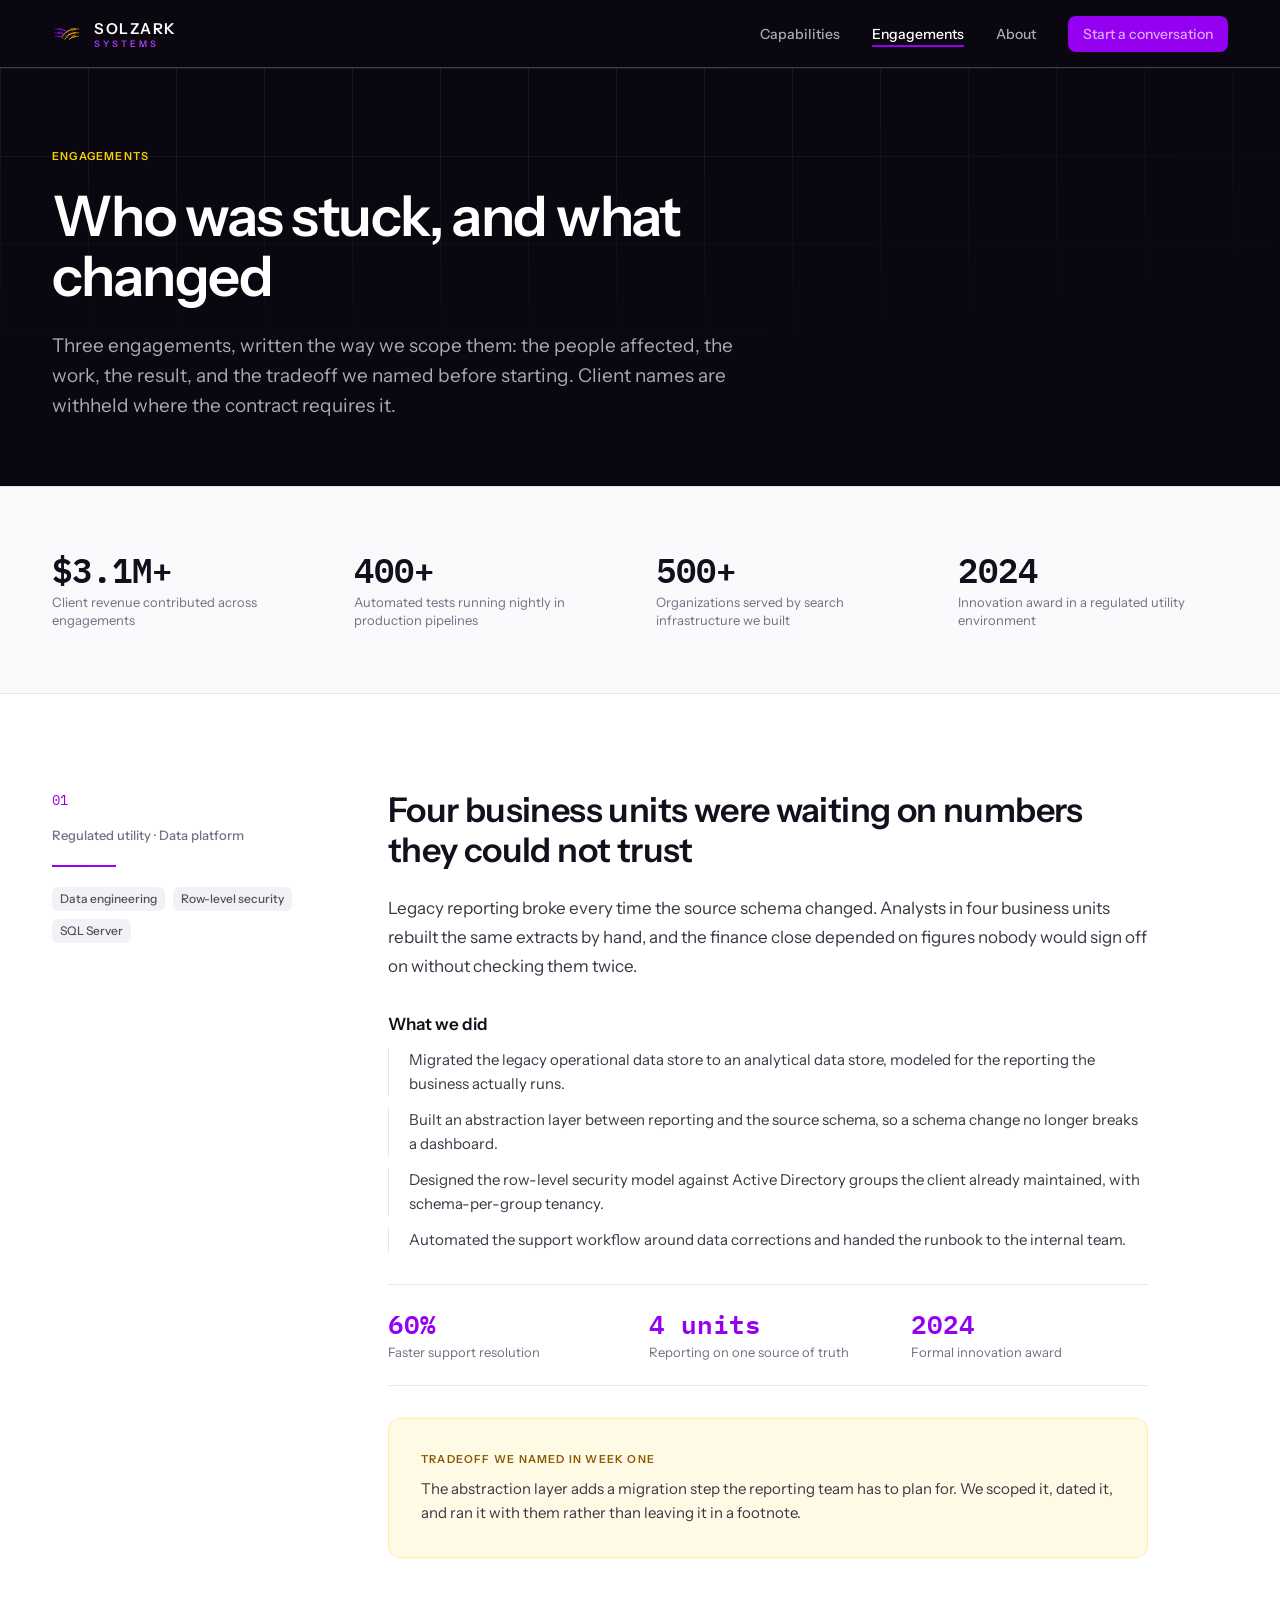
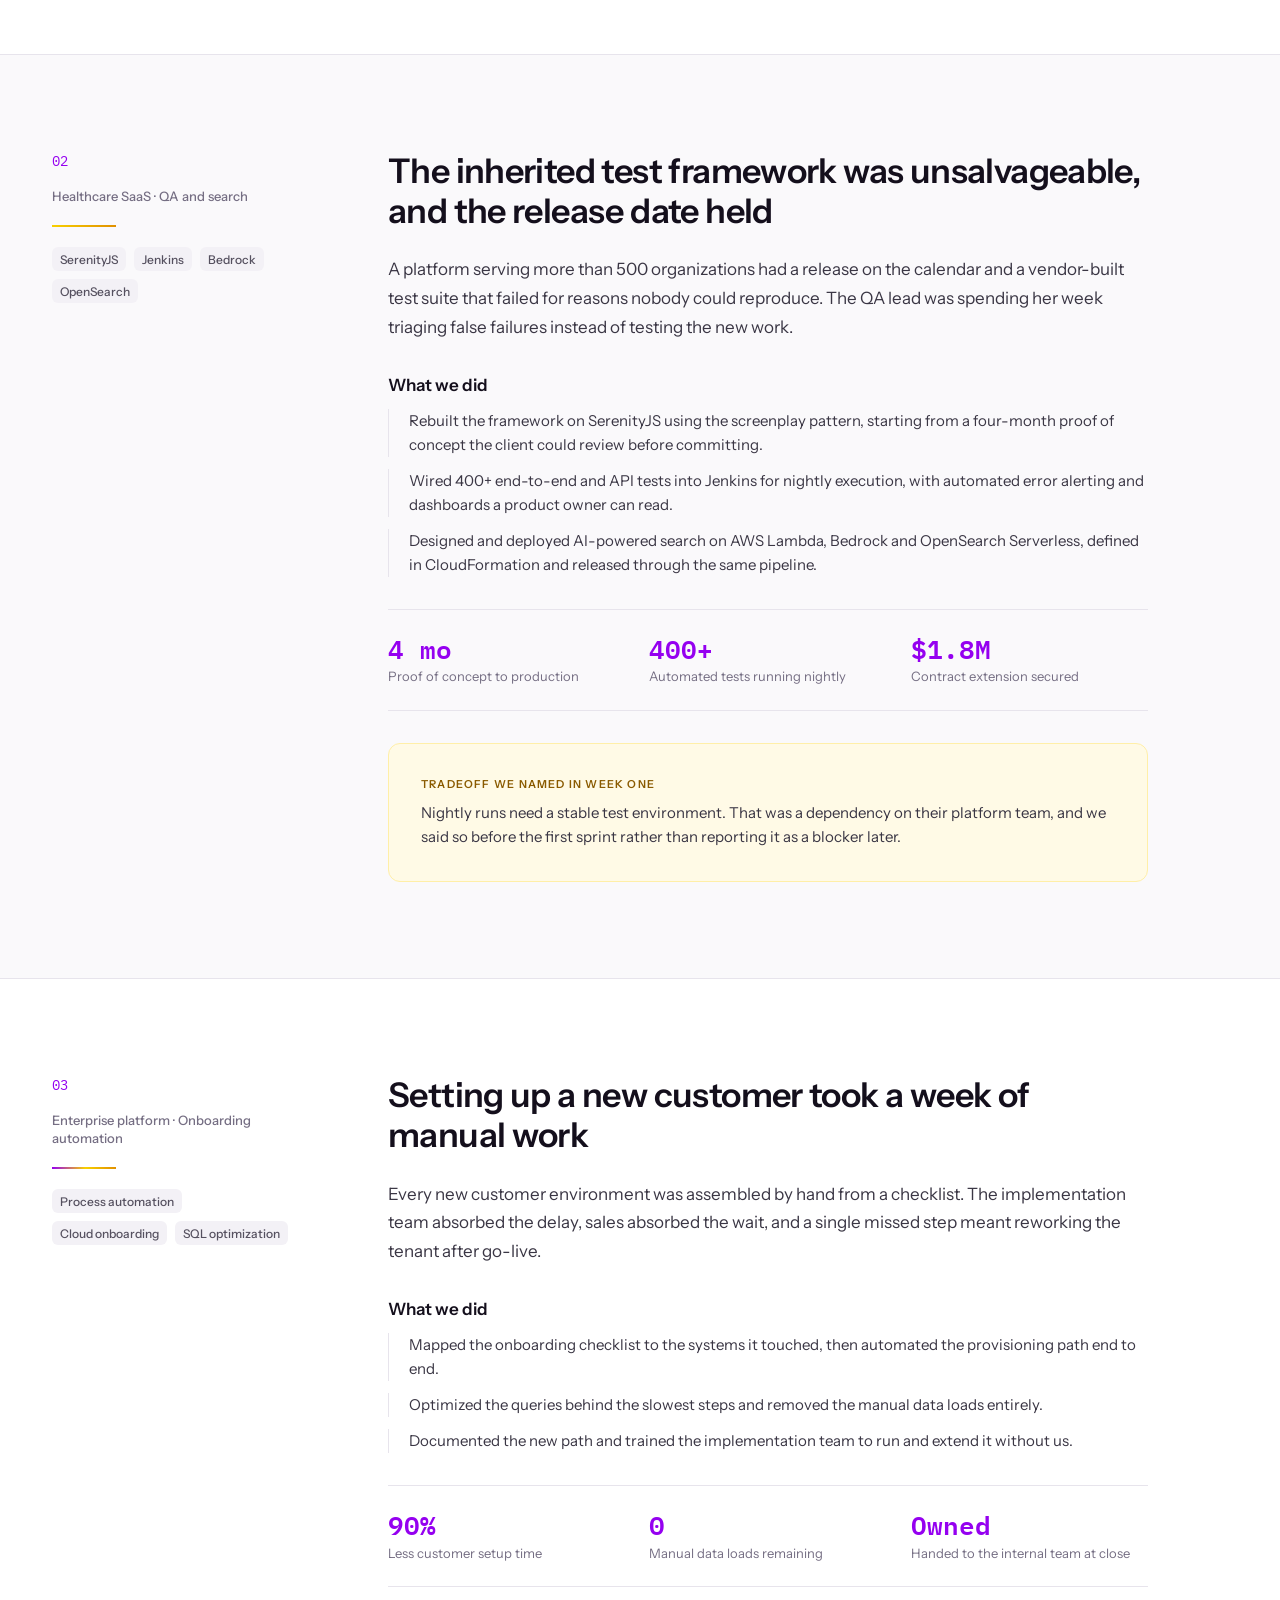
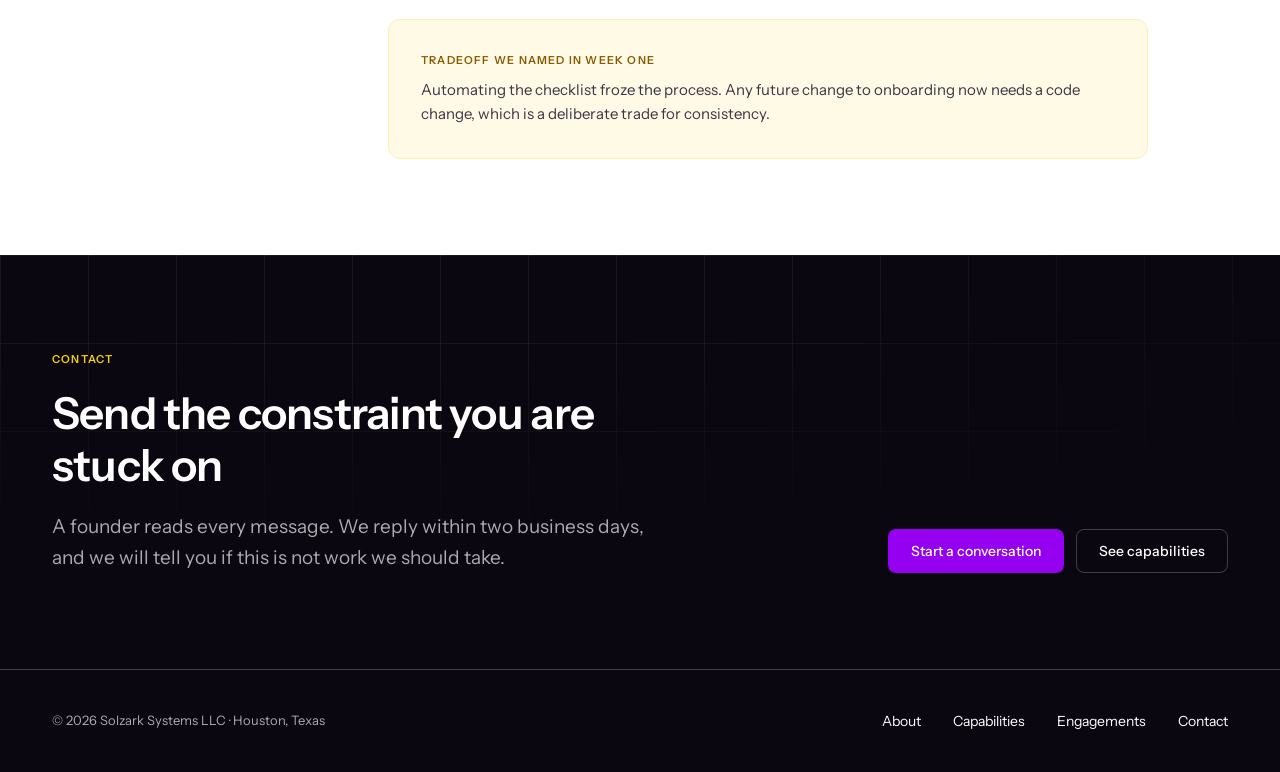
<file: engagements/index.html>
<!DOCTYPE html>
<html lang="en">
<head>
<meta charset="UTF-8">
<meta name="viewport" content="width=device-width, initial-scale=1.0">
<title>Engagements — Solzark Systems</title>
<meta name="description" content="Three engagements: a regulated utility data platform, a rebuilt QA framework for a healthcare SaaS platform, and onboarding automation.">
<link rel="icon" type="image/svg+xml" href="../assets/logos/icon-only-symbol.svg">
<link rel="icon" type="image/x-icon" href="../assets/logos/favicon.ico">
<link rel="preconnect" href="https://fonts.googleapis.com">
<link rel="preconnect" href="https://fonts.gstatic.com" crossorigin>
<link href="https://fonts.googleapis.com/css2?family=Instrument+Sans:wght@400;500;600&family=IBM+Plex+Mono:wght@400;500&display=swap" rel="stylesheet">
<link rel="stylesheet" href="../css/style.css">
</head>
<body>
<header class="nav">
  <div class="container nav__inner">
    <a class="nav__logo" href="../index.html" aria-label="Solzark Systems — home">
      <img src="../assets/logos/icon-only-symbol.svg" alt="" width="30" height="30">
      <span class="wordmark"><b>SOLZARK</b><span>SYSTEMS</span></span>
    </a>
    <ul class="nav__links">
      <li><a href="../capabilities/index.html">Capabilities</a></li>
      <li><a href="../engagements/index.html" aria-current="page">Engagements</a></li>
      <li><a href="../about/index.html">About</a></li>
      <li><a class="btn btn--primary btn--sm" href="../index.html#contact">Start a conversation</a></li>
    </ul>
    <button class="hamburger" id="hamburger" aria-label="Toggle menu" aria-expanded="false"><span></span><span></span><span></span></button>
  </div>
  <div class="mobile-nav" id="mobileNav">
    <a href="../capabilities/index.html">Capabilities</a>
    <a href="../engagements/index.html">Engagements</a>
    <a href="../about/index.html">About</a>
    <a href="../index.html#contact">Start a conversation</a>
  </div>
</header>
<section class="band" style="padding:var(--space-11) 0 var(--space-10)">
  <div class="grid-overlay" aria-hidden="true"></div>
  <div class="container on-dark">
    <div class="eyebrow eyebrow--gold mb-5">Engagements</div>
    <h1 class="h-display" style="max-width:22ch">Who was stuck, and what changed</h1>
    <p class="lead mt-6" style="max-width:54ch">Three engagements, written the way we scope them: the people affected, the work, the result, and the tradeoff we named before starting. Client names are withheld where the contract requires it.</p>
  </div>
</section>

<section class="sunken section--tight">
  <div class="container row-4">
    <div><div class="stat__num stat__num--dark stat__num--lg">$3.1M+</div><div class="stat__label">Client revenue contributed across engagements</div></div>
    <div><div class="stat__num stat__num--dark stat__num--lg">400+</div><div class="stat__label">Automated tests running nightly in production pipelines</div></div>
    <div><div class="stat__num stat__num--dark stat__num--lg">500+</div><div class="stat__label">Organizations served by search infrastructure we built</div></div>
    <div><div class="stat__num stat__num--dark stat__num--lg">2024</div><div class="stat__label">Innovation award in a regulated utility environment</div></div>
  </div>
</section>

<section class="" id="utility">
  <div class="container rail">
    <div class="rail__side">
      <div class="mono mb-4" style="color:var(--brand-primary)">01</div>
      <div class="caption mb-5" style="font-weight:500">Regulated utility · Data platform</div>
      <div class="rule rule--violet rule--sm"></div>
      <div class="tags"><span class="tag">Data engineering</span><span class="tag">Row-level security</span><span class="tag">SQL Server</span></div>
    </div>
    <div style="max-width:76ch">
      <h2 class="h2 mb-6">Four business units were waiting on numbers they could not trust</h2>
      <p class="body-lg mb-7">Legacy reporting broke every time the source schema changed. Analysts in four business units rebuilt the same extracts by hand, and the finance close depended on figures nobody would sign off on without checking them twice.</p>
      <h3 class="h5 mb-3">What we did</h3>
      <ul class="checks mb-7"><li>Migrated the legacy operational data store to an analytical data store, modeled for the reporting the business actually runs.</li><li>Built an abstraction layer between reporting and the source schema, so a schema change no longer breaks a dashboard.</li><li>Designed the row-level security model against Active Directory groups the client already maintained, with schema-per-group tenancy.</li><li>Automated the support workflow around data corrections and handed the runbook to the internal team.</li></ul>
      <div class="row-3" style="padding:var(--space-6) 0;border-top:1px solid var(--border-subtle);border-bottom:1px solid var(--border-subtle);margin-bottom:var(--space-7)">
        <div><div class="stat__num">60%</div><div class="stat__label">Faster support resolution</div></div><div><div class="stat__num">4 units</div><div class="stat__label">Reporting on one source of truth</div></div><div><div class="stat__num">2024</div><div class="stat__label">Formal innovation award</div></div>
      </div>
      <div class="card card--accent">
        <div class="tradeoff-label">Tradeoff we named in week one</div>
        <p>The abstraction layer adds a migration step the reporting team has to plan for. We scoped it, dated it, and ran it with them rather than leaving it in a footnote.</p>
      </div>
    </div>
  </div>
</section>

<section class="sunken" id="saas">
  <div class="container rail">
    <div class="rail__side">
      <div class="mono mb-4" style="color:var(--brand-primary)">02</div>
      <div class="caption mb-5" style="font-weight:500">Healthcare SaaS · QA and search</div>
      <div class="rule rule--gold rule--sm"></div>
      <div class="tags"><span class="tag">SerenityJS</span><span class="tag">Jenkins</span><span class="tag">Bedrock</span><span class="tag">OpenSearch</span></div>
    </div>
    <div style="max-width:76ch">
      <h2 class="h2 mb-6">The inherited test framework was unsalvageable, and the release date held</h2>
      <p class="body-lg mb-7">A platform serving more than 500 organizations had a release on the calendar and a vendor-built test suite that failed for reasons nobody could reproduce. The QA lead was spending her week triaging false failures instead of testing the new work.</p>
      <h3 class="h5 mb-3">What we did</h3>
      <ul class="checks mb-7"><li>Rebuilt the framework on SerenityJS using the screenplay pattern, starting from a four-month proof of concept the client could review before committing.</li><li>Wired 400+ end-to-end and API tests into Jenkins for nightly execution, with automated error alerting and dashboards a product owner can read.</li><li>Designed and deployed AI-powered search on AWS Lambda, Bedrock and OpenSearch Serverless, defined in CloudFormation and released through the same pipeline.</li></ul>
      <div class="row-3" style="padding:var(--space-6) 0;border-top:1px solid var(--border-subtle);border-bottom:1px solid var(--border-subtle);margin-bottom:var(--space-7)">
        <div><div class="stat__num">4 mo</div><div class="stat__label">Proof of concept to production</div></div><div><div class="stat__num">400+</div><div class="stat__label">Automated tests running nightly</div></div><div><div class="stat__num">$1.8M</div><div class="stat__label">Contract extension secured</div></div>
      </div>
      <div class="card card--accent">
        <div class="tradeoff-label">Tradeoff we named in week one</div>
        <p>Nightly runs need a stable test environment. That was a dependency on their platform team, and we said so before the first sprint rather than reporting it as a blocker later.</p>
      </div>
    </div>
  </div>
</section>

<section class="" id="onboarding">
  <div class="container rail">
    <div class="rail__side">
      <div class="mono mb-4" style="color:var(--brand-primary)">03</div>
      <div class="caption mb-5" style="font-weight:500">Enterprise platform · Onboarding automation</div>
      <div class="rule rule--mark rule--sm"></div>
      <div class="tags"><span class="tag">Process automation</span><span class="tag">Cloud onboarding</span><span class="tag">SQL optimization</span></div>
    </div>
    <div style="max-width:76ch">
      <h2 class="h2 mb-6">Setting up a new customer took a week of manual work</h2>
      <p class="body-lg mb-7">Every new customer environment was assembled by hand from a checklist. The implementation team absorbed the delay, sales absorbed the wait, and a single missed step meant reworking the tenant after go-live.</p>
      <h3 class="h5 mb-3">What we did</h3>
      <ul class="checks mb-7"><li>Mapped the onboarding checklist to the systems it touched, then automated the provisioning path end to end.</li><li>Optimized the queries behind the slowest steps and removed the manual data loads entirely.</li><li>Documented the new path and trained the implementation team to run and extend it without us.</li></ul>
      <div class="row-3" style="padding:var(--space-6) 0;border-top:1px solid var(--border-subtle);border-bottom:1px solid var(--border-subtle);margin-bottom:var(--space-7)">
        <div><div class="stat__num">90%</div><div class="stat__label">Less customer setup time</div></div><div><div class="stat__num">0</div><div class="stat__label">Manual data loads remaining</div></div><div><div class="stat__num">Owned</div><div class="stat__label">Handed to the internal team at close</div></div>
      </div>
      <div class="card card--accent">
        <div class="tradeoff-label">Tradeoff we named in week one</div>
        <p>Automating the checklist froze the process. Any future change to onboarding now needs a code change, which is a deliberate trade for consistency.</p>
      </div>
    </div>
  </div>
</section>

<section class="band">
  <div class="grid-overlay" aria-hidden="true"></div>
  <div class="container on-dark between">
    <div>
      <div class="eyebrow eyebrow--gold mb-5">Contact</div>
      <h2 class="h1 mb-5" style="max-width:20ch">Send the constraint you are stuck on</h2>
      <p class="lead" style="max-width:46ch">A founder reads every message. We reply within two business days, and we will tell you if this is not work we should take.</p>
    </div>
    <div style="display:flex;gap:var(--space-3);flex-wrap:wrap">
      <a class="btn btn--primary btn--lg" href="../index.html#contact">Start a conversation</a>
      <a class="btn btn--on-dark btn--lg" href="../capabilities/index.html">See capabilities</a>
    </div>
  </div>
</section>
<footer class="footer">
  <div class="container footer__inner">
    <span class="caption" style="color:var(--text-inverse-muted)">© 2026 Solzark Systems LLC · Houston, Texas</span>
    <nav>
      <a href="../about/index.html">About</a>
      <a href="../capabilities/index.html">Capabilities</a>
      <a href="../engagements/index.html">Engagements</a>
      <a href="../index.html#contact">Contact</a>
    </nav>
  </div>
</footer>
<script src="../js/main.js"></script>
</body>
</html>
</file>
<file: css/style.css>
/* Solzark Systems — built on the Solzark design system */
:root{
  --violet-950:#150022;--violet-700:#5300a0;--violet-600:#7500cd;--violet-500:#9500f0;--violet-400:#ab3af5;
  --violet-100:#f3e7fe;--violet-50:#fbf5ff;
  --gold-700:#8a5a00;--gold-500:#e8b000;--gold-400:#f8d000;--gold-200:#ffefa8;--gold-50:#fffae6;
  --neutral-0:#fff;--neutral-50:#faf9fb;--neutral-100:#f3f1f6;--neutral-200:#e7e4ec;--neutral-300:#cec9d6;
  --neutral-400:#a29caf;--neutral-500:#756e83;--neutral-600:#55505f;--neutral-700:#3a3644;--neutral-900:#140f1c;--neutral-950:#0a0710;

  --brand-primary:var(--violet-500);--brand-primary-hover:var(--violet-600);--brand-primary-pressed:var(--violet-700);
  --brand-accent:var(--gold-400);
  --text-primary:var(--neutral-900);--text-body:var(--neutral-700);--text-secondary:var(--neutral-600);
  --text-muted:var(--neutral-500);--text-inverse:#fff;--text-inverse-muted:rgba(255,255,255,.66);
  --text-link:var(--violet-600);--text-link-hover:var(--violet-700);
  --surface-page:#fff;--surface-sunken:var(--neutral-50);--surface-muted:var(--neutral-100);--surface-inverse:var(--neutral-950);
  --border-subtle:var(--neutral-200);--border-default:var(--neutral-300);--border-inverse:rgba(255,255,255,.22);
  --focus-ring:var(--gold-400);
  --gradient-violet:linear-gradient(90deg,#9500f0 0%,#a000f8 100%);
  --gradient-gold:linear-gradient(90deg,#f8d000 0%,#e09000 100%);
  --gradient-mark:linear-gradient(90deg,#9500f0 0%,#f8d000 52%,#e09000 100%);

  --font-core:'Instrument Sans',system-ui,-apple-system,sans-serif;
  --font-display:'Instrument Sans',system-ui,-apple-system,sans-serif;
  --font-mono:'IBM Plex Mono',ui-monospace,monospace;

  --space-1:4px;--space-2:8px;--space-3:12px;--space-4:16px;--space-5:20px;--space-6:24px;--space-7:32px;
  --space-8:40px;--space-9:48px;--space-10:64px;--space-11:80px;--space-12:96px;--space-13:128px;
  --container-max:1240px;--container-gutter:var(--space-7);--nav-height:68px;
  --radius-tag:6px;--radius-control:8px;--radius-card:12px;
  --transition-control:color 140ms cubic-bezier(.2,.6,.2,1),background 140ms cubic-bezier(.2,.6,.2,1),border-color 140ms cubic-bezier(.2,.6,.2,1);
}
*,*::before,*::after{box-sizing:border-box}
html{-webkit-text-size-adjust:100%}
body{margin:0;background:var(--surface-page);color:var(--text-body);font-family:var(--font-core);font-size:15px;line-height:1.6;-webkit-font-smoothing:antialiased}
img{max-width:100%;display:block}
a{color:var(--text-link);text-decoration:none;transition:var(--transition-control)}
a:hover{color:var(--text-link-hover);text-decoration:underline;text-underline-offset:3px}
:focus-visible{outline:2px solid var(--focus-ring);outline-offset:2px}
ul{margin:0}
h1,h2,h3,p{margin:0}

.container{max-width:var(--container-max);margin:0 auto;padding:0 var(--container-gutter)}
.eyebrow{font-size:11px;font-weight:600;letter-spacing:.11em;text-transform:uppercase;color:var(--text-muted)}
.eyebrow--gold{color:var(--brand-accent)}
.mono{font-family:var(--font-mono);font-size:14px;line-height:1.5}
.h-display{font-family:var(--font-display);font-weight:600;font-size:56px;line-height:1.08;letter-spacing:-.028em;color:var(--text-primary)}
.h-hero{font-family:var(--font-display);font-weight:600;font-size:76px;line-height:1.04;letter-spacing:-.035em;color:var(--text-primary)}
.h1{font-family:var(--font-display);font-weight:600;font-size:44px;line-height:1.18;letter-spacing:-.018em;color:var(--text-primary)}
.h2{font-family:var(--font-display);font-weight:600;font-size:34px;line-height:1.18;letter-spacing:-.018em;color:var(--text-primary)}
.h3{font-weight:600;font-size:26px;line-height:1.35;color:var(--text-primary)}
.h4{font-weight:600;font-size:21px;line-height:1.35;color:var(--text-primary)}
.h5{font-weight:600;font-size:17px;line-height:1.35;color:var(--text-primary)}
.lead{font-size:19px;line-height:1.6;color:var(--text-secondary)}
.body-lg{font-size:17px;line-height:1.7;color:var(--text-body)}
.caption{font-size:13px;line-height:1.35;color:var(--text-muted)}
.on-dark,.on-dark .h1,.on-dark .h2,.on-dark .h-display,.on-dark .h-hero,.on-dark .h4{color:#fff}
.on-dark .lead,.on-dark .caption{color:var(--text-inverse-muted)}
.pull{padding-left:var(--space-5);border-left:2px solid var(--brand-primary);font-size:21px;line-height:1.35;font-weight:500;color:var(--text-primary)}

section{padding:var(--space-12) 0}
.section--tight{padding:var(--space-10) 0}
.sunken{background:var(--surface-sunken);border-top:1px solid var(--border-subtle);border-bottom:1px solid var(--border-subtle)}
.band{position:relative;background:var(--surface-inverse);color:var(--text-inverse);overflow:hidden}
.band .grid-overlay{position:absolute;inset:0;pointer-events:none;background-image:linear-gradient(var(--border-inverse) 1px,transparent 1px),linear-gradient(90deg,var(--border-inverse) 1px,transparent 1px);background-size:88px 88px;opacity:.3;-webkit-mask-image:radial-gradient(120% 90% at 30% 0%,#000 20%,transparent 78%);mask-image:radial-gradient(120% 90% at 30% 0%,#000 20%,transparent 78%)}
.band .container{position:relative}
.rule{height:2px;width:180px;margin:var(--space-8) 0}
.rule--violet{background:var(--gradient-violet)}
.rule--gold{background:var(--gradient-gold)}
.rule--mark{background:var(--gradient-mark)}
.rule--sm{width:64px;margin:0 0 var(--space-5)}

.btn{display:inline-flex;align-items:center;justify-content:center;gap:8px;height:40px;padding:0 18px;border:1px solid transparent;border-radius:var(--radius-control);font-family:var(--font-core);font-size:14px;font-weight:500;line-height:1.2;cursor:pointer;transition:var(--transition-control)}
.btn:hover{text-decoration:none}
.btn--lg{height:44px;padding:0 22px}
.btn--sm{height:36px;padding:0 14px}
.btn--primary{background:var(--brand-primary);color:#fff}
.btn--primary:hover{background:var(--brand-primary-hover);color:#fff}
.btn--primary:active{background:var(--brand-primary-pressed)}
.btn--secondary{background:transparent;color:var(--text-primary);border-color:var(--border-default)}
.btn--secondary:hover{background:var(--surface-muted);color:var(--text-primary)}
.btn--on-dark{background:transparent;color:#fff;border-color:var(--border-inverse)}
.btn--on-dark:hover{background:rgba(255,255,255,.08);color:#fff}
.btn--block{width:100%}

.card{background:#fff;border:1px solid var(--border-subtle);border-radius:var(--radius-card);padding:var(--space-7)}
.card--sunken{background:var(--surface-sunken)}
.card--accent{background:var(--gold-50);border-color:var(--gold-200)}
.tag{display:inline-flex;align-items:center;height:24px;padding:0 8px;border-radius:var(--radius-tag);background:var(--surface-muted);color:var(--text-secondary);font-size:12px;font-weight:500}
.tags{display:flex;flex-wrap:wrap;gap:var(--space-2)}
.tradeoff-label{font-size:11px;font-weight:600;letter-spacing:.11em;text-transform:uppercase;color:var(--gold-700);margin-bottom:var(--space-2)}

.stat__num{font-family:var(--font-mono);font-weight:600;font-size:26px;line-height:1.1;color:var(--brand-primary)}
.stat__num--lg{font-size:34px}
.stat__num--dark{color:var(--text-primary)}
.stat__num--gold{color:var(--brand-accent)}
.stat__label{font-size:13px;line-height:1.35;color:var(--text-muted);margin-top:6px}
.on-dark .stat__label{color:var(--text-inverse-muted);font-size:14px}

.row-2{display:grid;grid-template-columns:repeat(2,minmax(0,1fr));gap:var(--space-6)}
.row-3{display:grid;grid-template-columns:repeat(3,minmax(0,1fr));gap:var(--space-6)}
.row-4{display:grid;grid-template-columns:repeat(4,minmax(0,1fr));gap:var(--space-7)}
.rail{display:grid;grid-template-columns:240px minmax(0,1fr);gap:var(--space-12)}
.rail__side{position:sticky;top:calc(var(--nav-height) + var(--space-6));align-self:start}
.split{display:grid;grid-template-columns:minmax(0,1fr) minmax(0,1fr);gap:var(--space-12)}
.split--aside{grid-template-columns:minmax(0,1fr) 340px}
.rail--wide{grid-template-columns:260px minmax(0,1fr)}
.stack{display:flex;flex-direction:column}
.gap-3{gap:var(--space-3)}.gap-5{gap:var(--space-5)}.gap-6{gap:var(--space-6)}
.between{display:flex;align-items:flex-end;justify-content:space-between;gap:var(--space-9);flex-wrap:wrap}
.divider{height:1px;background:var(--border-subtle)}
.on-dark .divider{background:var(--border-inverse)}
.measure{max-width:72ch}
.mt-4{margin-top:var(--space-4)}.mt-5{margin-top:var(--space-5)}.mt-6{margin-top:var(--space-6)}
.mt-7{margin-top:var(--space-7)}.mt-8{margin-top:var(--space-8)}.mt-9{margin-top:var(--space-9)}
.mb-3{margin-bottom:var(--space-3)}.mb-4{margin-bottom:var(--space-4)}.mb-5{margin-bottom:var(--space-5)}
.mb-6{margin-bottom:var(--space-6)}.mb-7{margin-bottom:var(--space-7)}.mb-9{margin-bottom:var(--space-9)}

/* nav */
.nav{position:sticky;top:0;z-index:30;height:var(--nav-height);background:var(--surface-inverse);border-bottom:1px solid var(--border-inverse)}
.nav__inner{height:var(--nav-height);display:flex;align-items:center;justify-content:space-between;gap:var(--space-7)}
.nav__logo{display:flex;align-items:center;gap:12px}
.nav__logo:hover{text-decoration:none}
.wordmark{display:flex;flex-direction:column;line-height:1}
.wordmark b{font-size:15px;font-weight:600;letter-spacing:.1em;color:#fff}
.wordmark span{font-size:9px;font-weight:600;letter-spacing:.34em;color:var(--violet-400);margin-top:3px}
.nav__links{display:flex;align-items:center;gap:var(--space-7);list-style:none;margin:0;padding:0}
.nav__links a{font-size:14px;font-weight:500;color:var(--text-inverse-muted)}
.nav__links a:hover{color:#fff;text-decoration:none}
.nav__links a[aria-current="page"]{color:#fff;padding-bottom:2px;border-bottom:2px solid var(--brand-primary)}
.hamburger{display:none;width:44px;height:44px;background:none;border:0;cursor:pointer;flex-direction:column;justify-content:center;gap:5px}
.hamburger span{display:block;height:2px;background:#fff;transition:var(--transition-control)}
.mobile-nav{display:none;background:var(--surface-inverse);border-bottom:1px solid var(--border-inverse);padding:var(--space-5) var(--container-gutter)}
.mobile-nav.open{display:flex;flex-direction:column;gap:var(--space-5)}
.mobile-nav a{color:#fff;font-size:17px;font-weight:500}

/* jump chips */
.chips{display:flex;flex-wrap:wrap;gap:var(--space-3);margin-top:var(--space-8)}
.chips a{font-family:var(--font-mono);font-size:14px;color:var(--text-inverse-muted);border:1px solid var(--border-inverse);border-radius:var(--radius-tag);padding:6px 12px}
.chips a:hover{color:#fff;text-decoration:none}

/* lists */
.checks{list-style:none;padding:0;display:flex;flex-direction:column;gap:var(--space-3)}
.checks li{padding-left:var(--space-5);border-left:1px solid var(--border-subtle)}
.bullets{padding-left:var(--space-5);display:flex;flex-direction:column;gap:var(--space-2)}

/* form */
.field{display:flex;flex-direction:column;gap:6px;margin-bottom:var(--space-5)}
.field > span{font-size:14px;font-weight:500;color:var(--text-primary)}
.field input,.field textarea{font-family:var(--font-core);font-size:15px;color:var(--text-primary);background:#fff;border:1px solid var(--border-default);border-radius:var(--radius-control);padding:0 var(--space-4);height:44px;transition:var(--transition-control)}
.field textarea{height:auto;padding:var(--space-4);resize:vertical;line-height:1.6}
.field input:focus,.field textarea:focus{outline:0;border-color:var(--brand-primary);box-shadow:0 0 0 3px var(--gold-200)}
#form-success{display:none;text-align:center;padding:var(--space-7) 0}

/* timeline rows */
.timeline{display:flex;flex-direction:column;gap:var(--space-6)}
.timeline__row{display:grid;grid-template-columns:120px minmax(0,1fr);gap:var(--space-6);padding-bottom:var(--space-6);border-bottom:1px solid var(--border-subtle)}
.timeline__row:last-child{padding-bottom:0;border-bottom:0}
.step{padding-top:var(--space-5);border-top:1px solid var(--border-inverse)}
.step--light{border-top:2px solid var(--brand-primary)}

/* footer */
.footer{background:var(--surface-inverse);color:var(--text-inverse-muted);border-top:1px solid var(--border-inverse);padding:var(--space-8) 0}
.footer__inner{display:flex;align-items:center;justify-content:space-between;gap:var(--space-9);flex-wrap:wrap}
.footer a{color:#fff;font-size:14px}
.footer nav{display:flex;gap:var(--space-7);flex-wrap:wrap}

@media (max-width:1000px){
  .h-hero{font-size:52px}.h-display{font-size:42px}.h1{font-size:34px}.h2{font-size:28px}
  .rail,.split,.split--aside,.rail--wide{grid-template-columns:1fr;gap:var(--space-8)}
  .rail__side{position:static}
  .row-3,.row-4{grid-template-columns:repeat(2,minmax(0,1fr))}
  .nav__links{display:none}
  .hamburger{display:flex}
}
@media (max-width:640px){
  section{padding:var(--space-10) 0}
  .h-hero{font-size:38px}.h-display{font-size:32px}.h1{font-size:28px}.h2{font-size:24px}.h3{font-size:21px}
  .row-2,.row-3,.row-4{grid-template-columns:1fr}
  .timeline__row{grid-template-columns:1fr;gap:var(--space-2)}
  .lead{font-size:17px}
}
</file>
